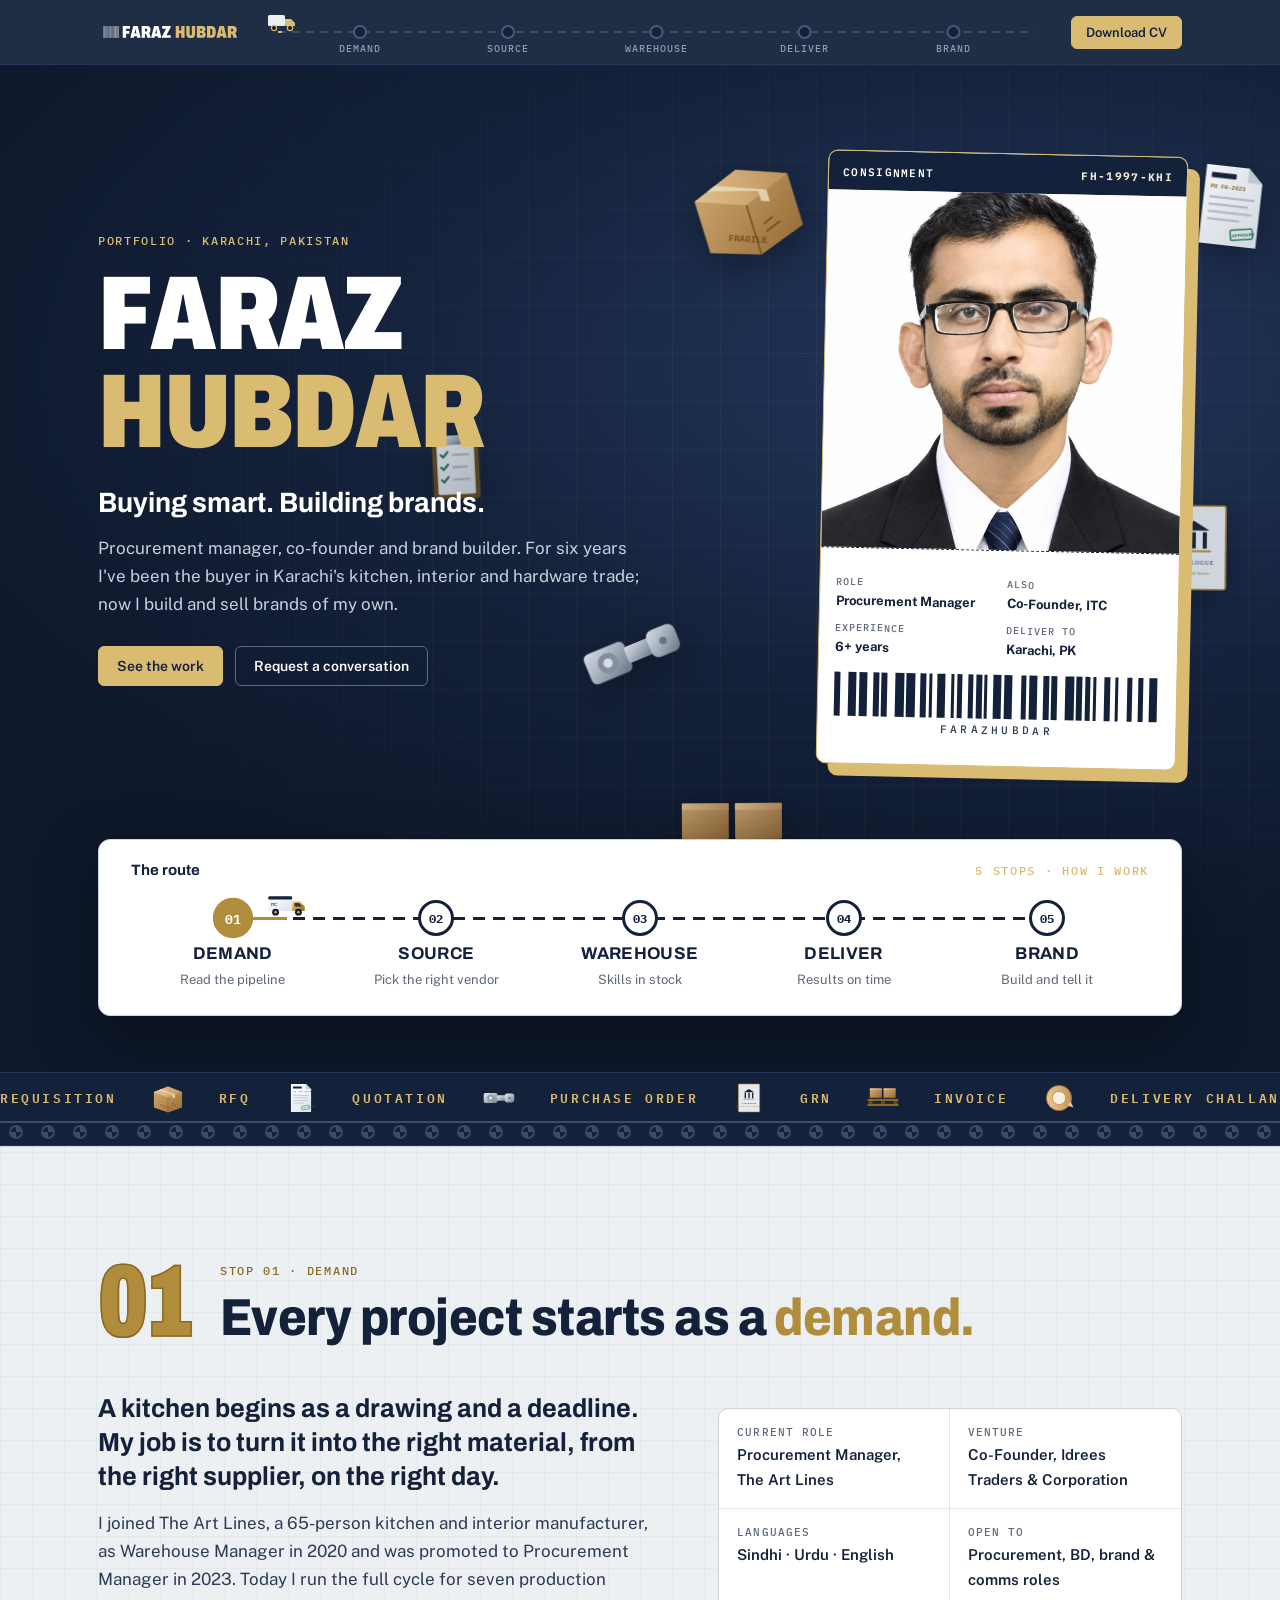
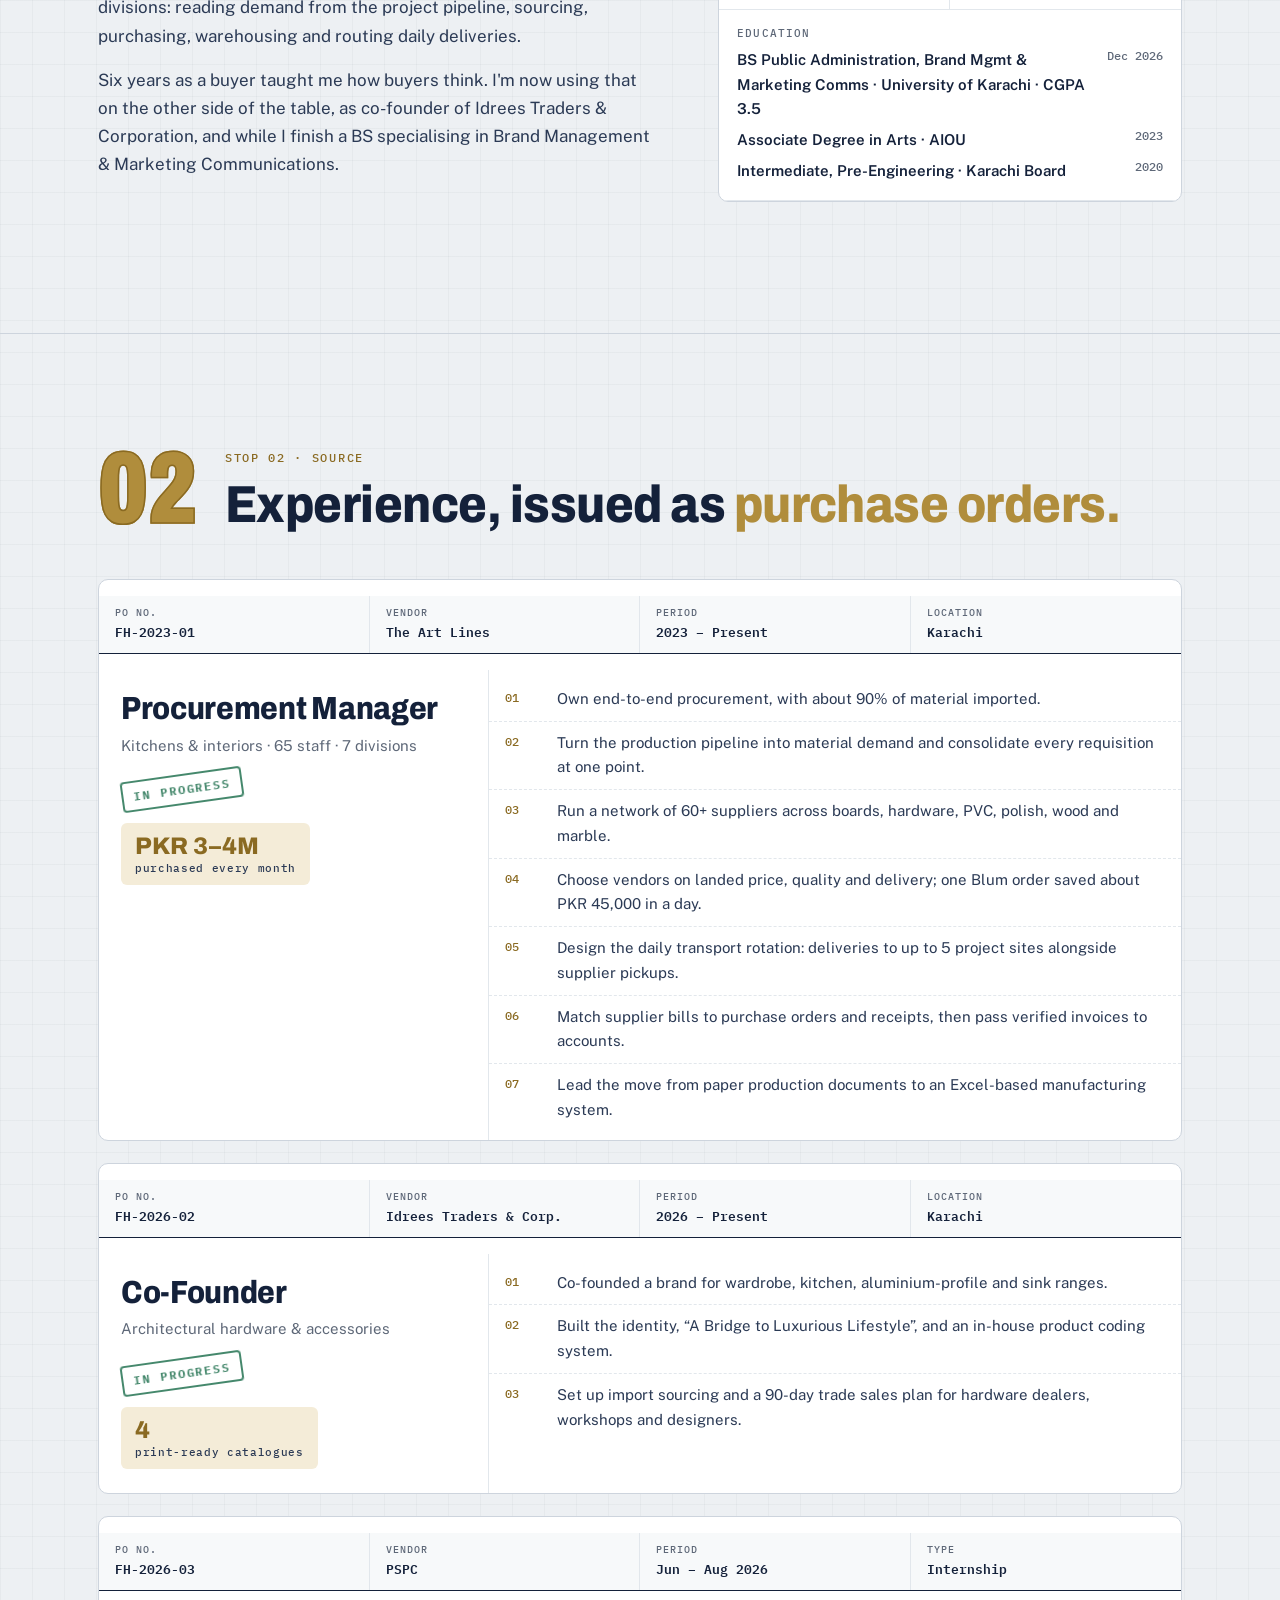
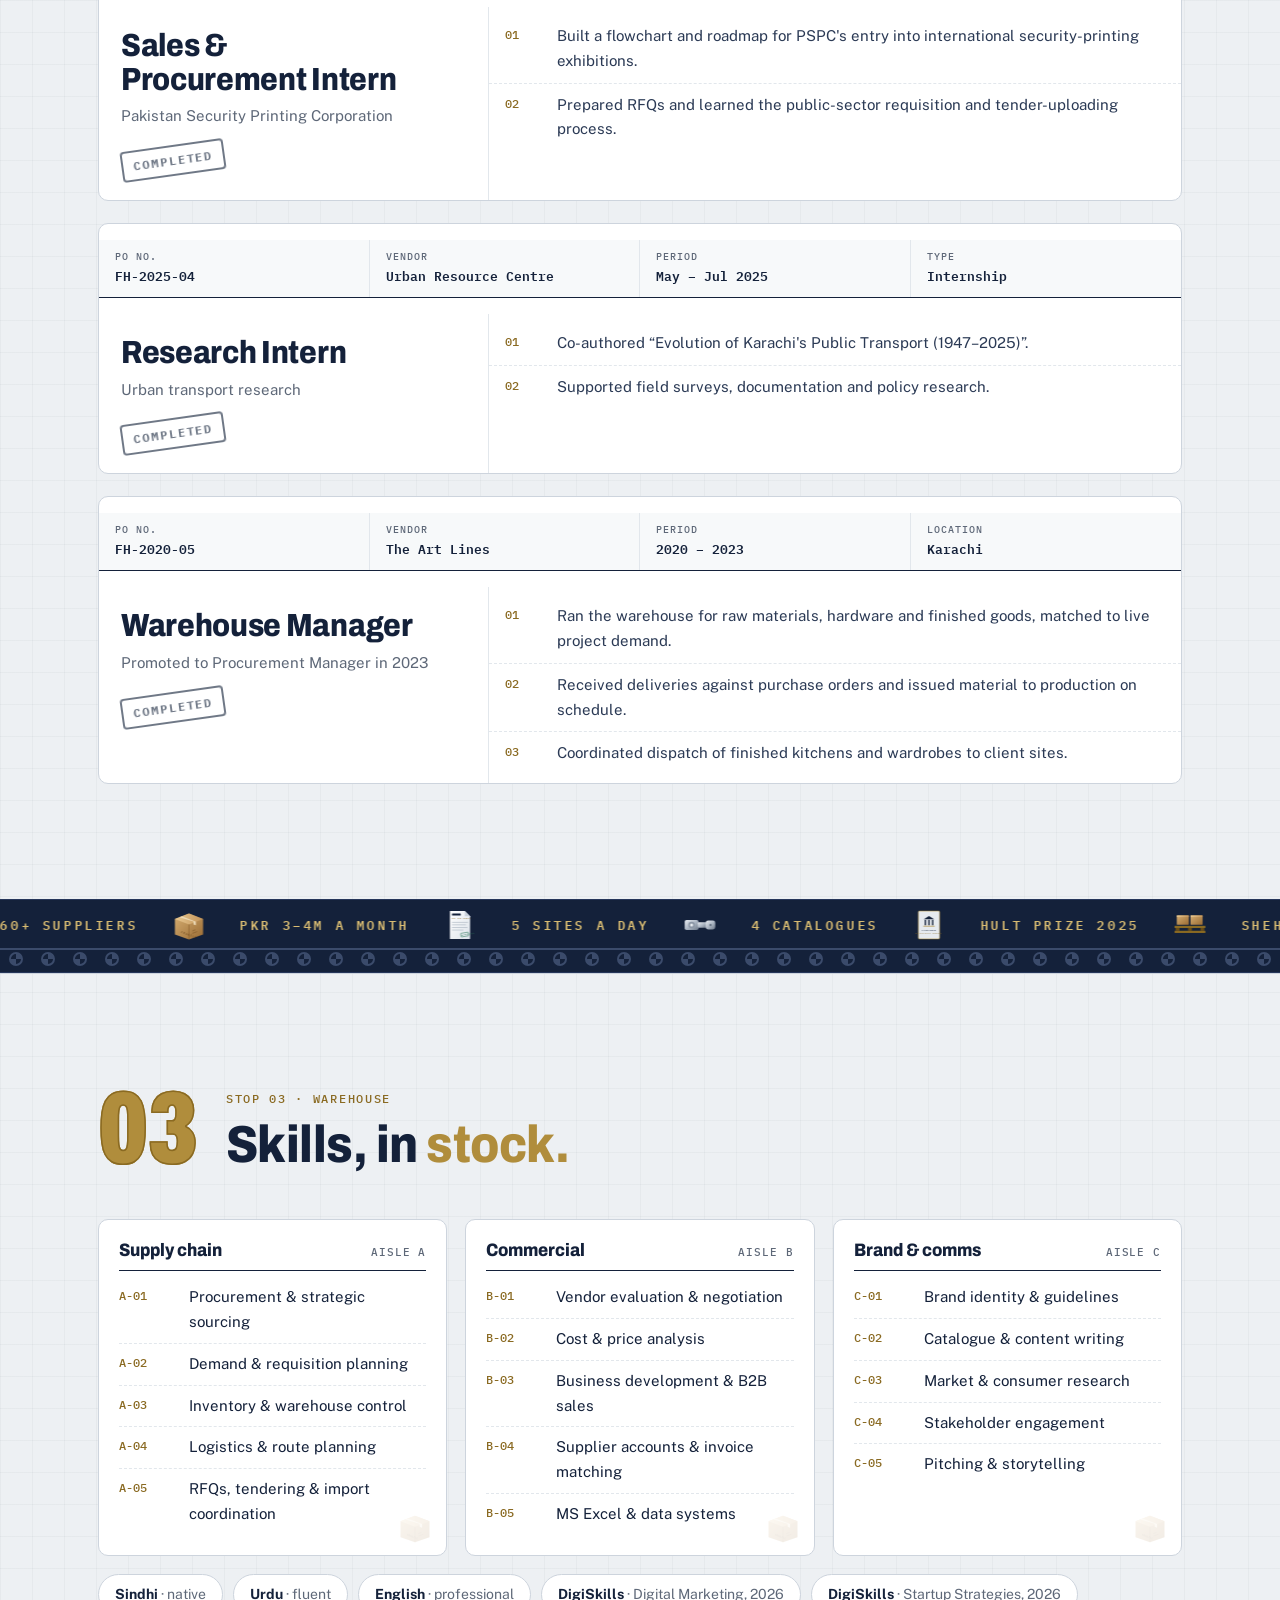
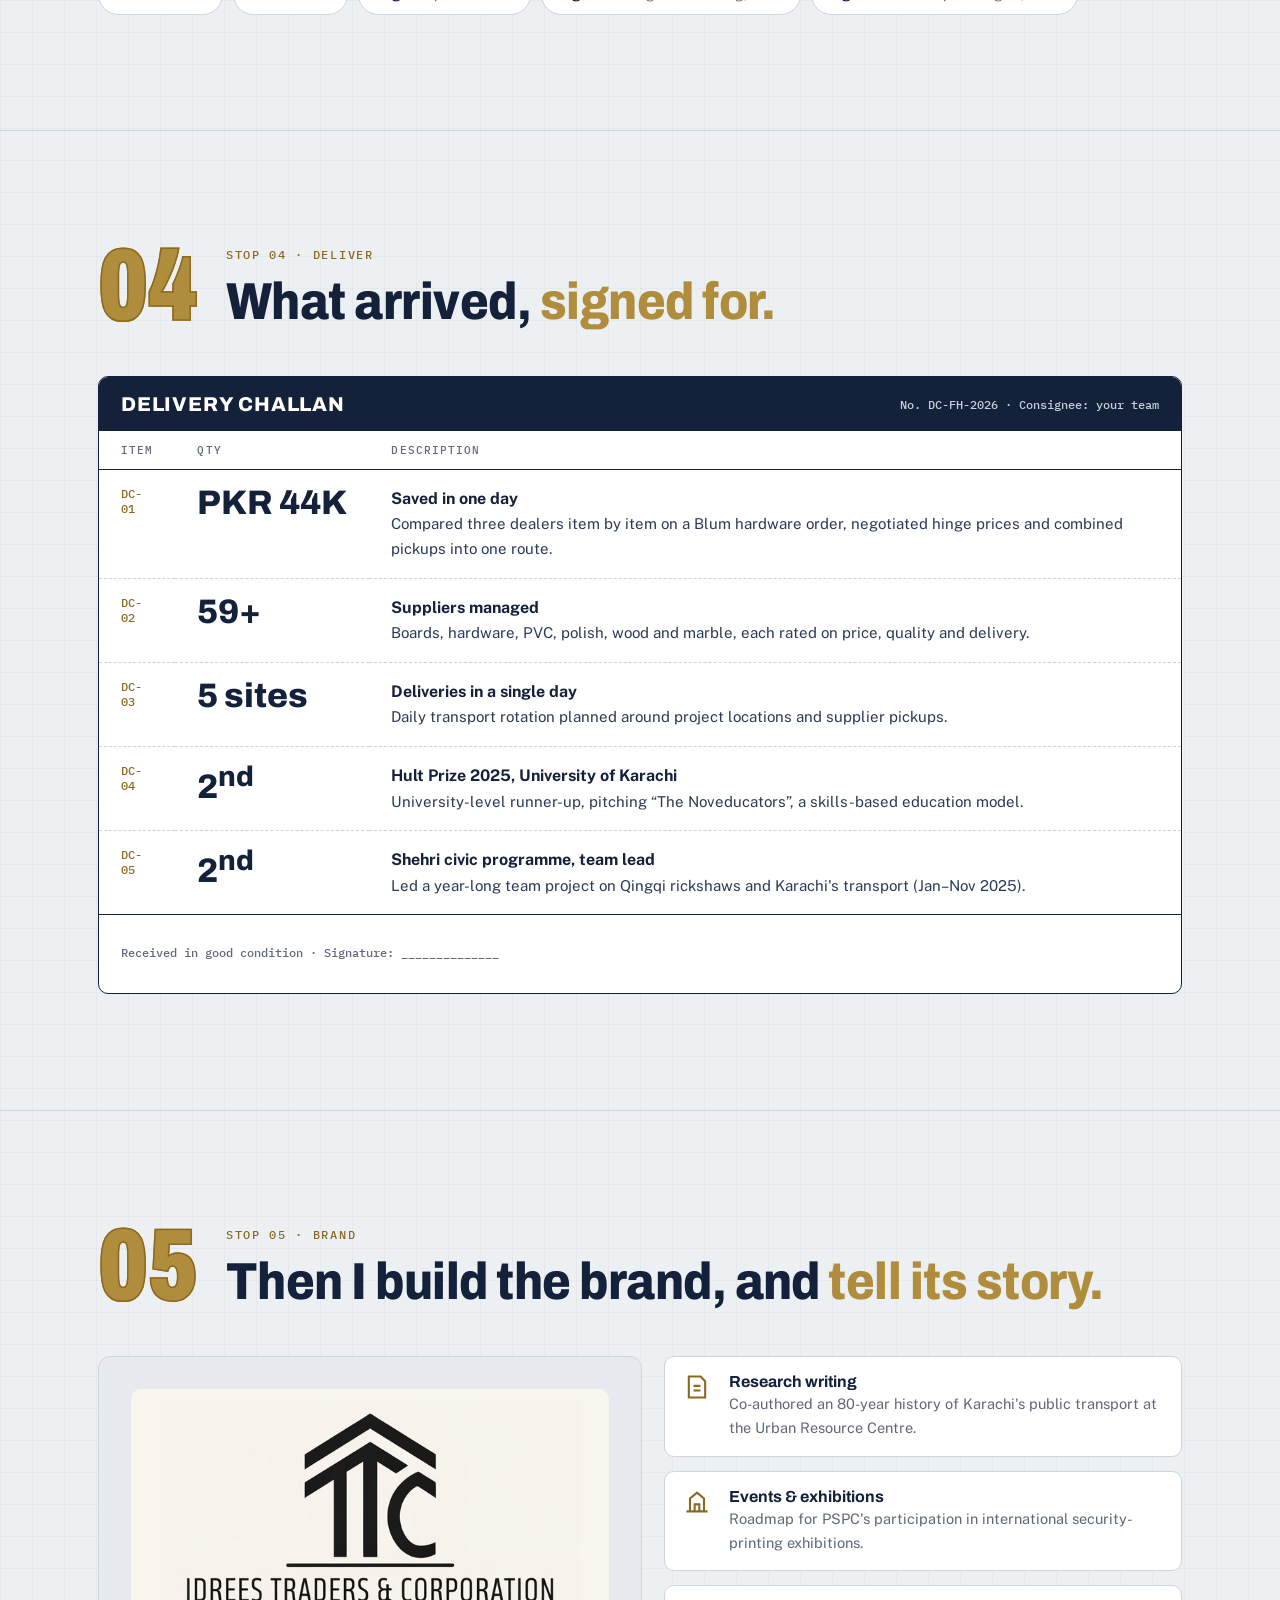
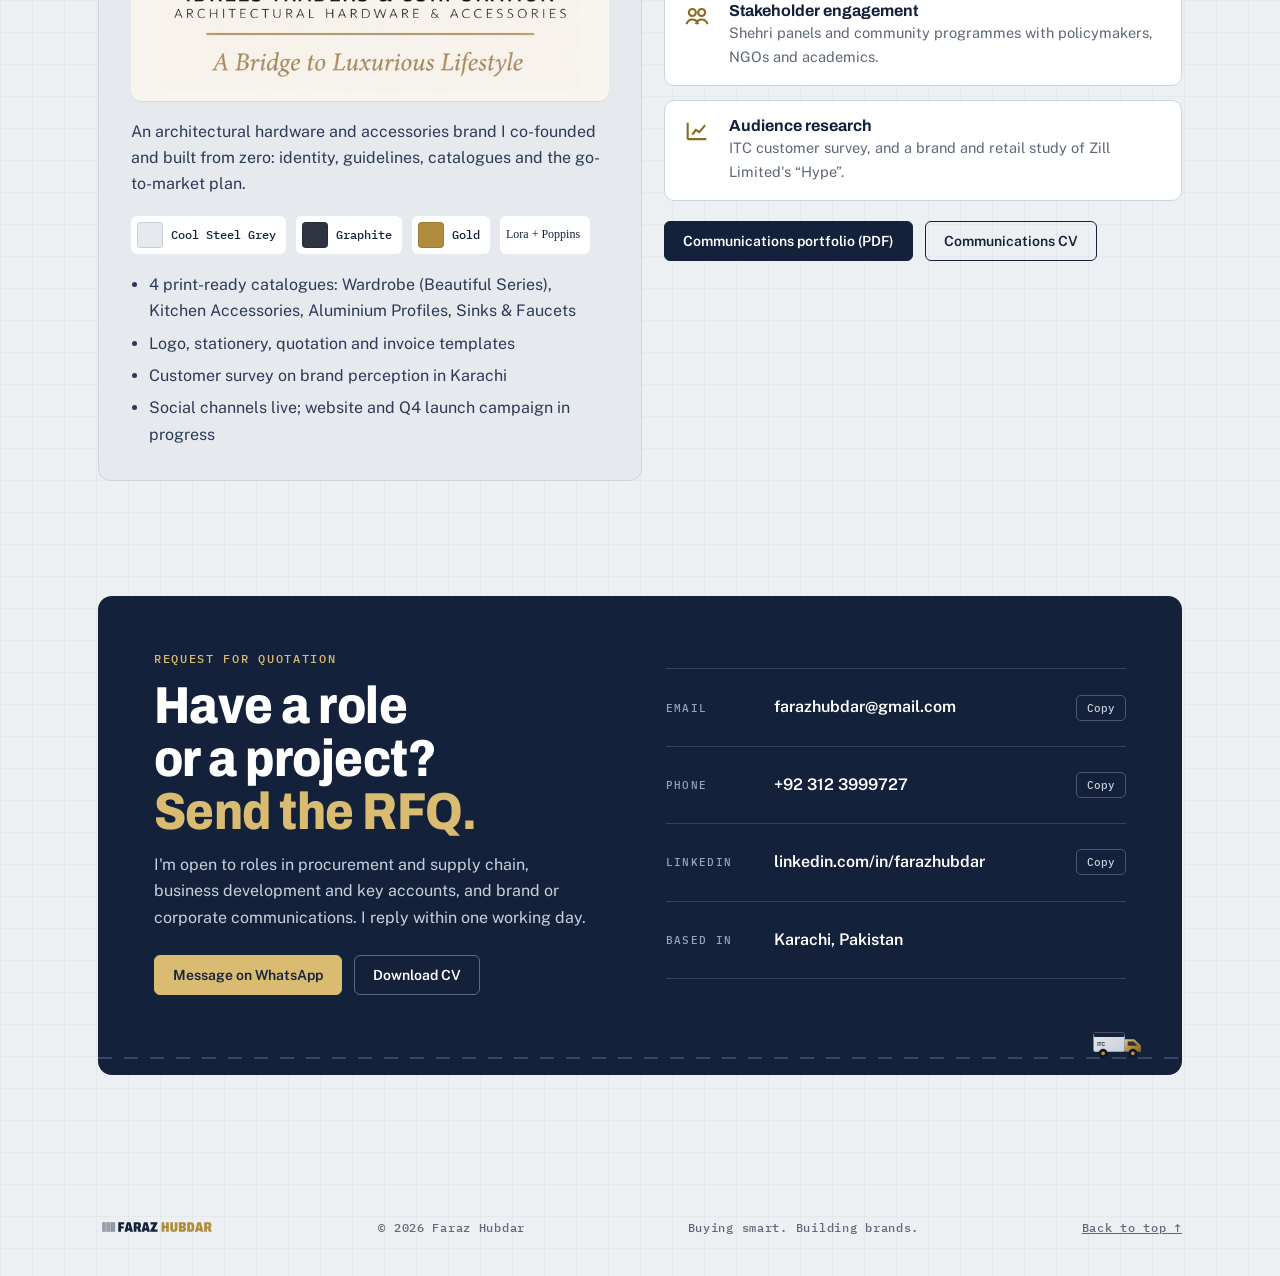
<file: index.html>
<!DOCTYPE html>
<html lang="en">
<head>
<meta charset="UTF-8">
<meta name="viewport" content="width=device-width, initial-scale=1, viewport-fit=cover">
<script>document.documentElement.classList.add("js")</script>
<title>Faraz Hubdar Portfolio</title>
<link rel="icon" href="[data-uri]">
<meta name="description" content="Faraz Hubdar — procurement manager, co-founder and brand builder in Karachi. Six years on the buying side of the kitchen, interior and hardware trade.">
<link rel="preconnect" href="https://fonts.googleapis.com">
<link rel="preconnect" href="https://fonts.gstatic.com" crossorigin>
<link href="https://fonts.googleapis.com/css2?family=Archivo:wdth,wght@62..125,400..900&family=Public+Sans:ital,wght@0,400;0,500;0,600;0,700;1,400&family=IBM+Plex+Mono:wght@400;500;600&display=swap" rel="stylesheet">
<style>
:root{
  color-scheme: light;
  --paper:#EDF0F3; --sheet:#FFFFFF; --ink:#14213A; --ink-2:#2B3A55; --muted:#5E6878; --rule:#CDD4DD; --rule-2:#E2E7EC;
  --gold:#B08D3C; --gold-2:#8A6A22; --gold-tint:#F4ECD8; --green:#2F7A5B; --green-tint:#E1F0E8;
  --display:"Archivo","Arial Narrow",Arial,sans-serif; --body:"Public Sans","Segoe UI",Arial,sans-serif; --mono:"IBM Plex Mono",Consolas,monospace;
  --gutter:clamp(16px,4vw,48px); --max:1180px;
}
*{box-sizing:border-box}
html{scroll-behavior:smooth;background:var(--paper)}
body{margin:0;background:var(--paper);color:var(--ink);font:400 16px/1.65 var(--body);-webkit-font-smoothing:antialiased}
img{max-width:100%;display:block}
a{color:inherit}
:focus-visible{outline:2px solid var(--gold);outline-offset:3px}
.wrap{max-width:var(--max);margin:0 auto;padding-inline:var(--gutter)}
.mono{font-family:var(--mono)}
.eyebrow{font:500 12px/1.2 var(--mono);letter-spacing:.14em;text-transform:uppercase;color:var(--gold-2)}
h1,h2,h3{font-family:var(--display);margin:0;text-wrap:balance;letter-spacing:-.01em}
h2{font-size:clamp(30px,4.4vw,52px);font-weight:800;font-stretch:88%;line-height:1.02}
h2 em{font-style:normal;color:var(--gold)}
p{margin:0}

/* ---------- header with live route ---------- */
.top{position:sticky;top:env(safe-area-inset-top,0px);z-index:20;background:rgba(237,240,243,.92);backdrop-filter:blur(8px);-webkit-backdrop-filter:blur(8px);border-bottom:1px solid var(--rule)}
.top .wrap{display:flex;align-items:center;gap:24px;height:64px}
.brand{display:flex;align-items:center;gap:10px;text-decoration:none;flex:none}
.brand-logo{height:22px;width:auto;display:block}
.brand i{width:34px;height:34px;border-radius:6px;background:var(--ink);color:var(--gold-tint);font:800 14px/34px var(--display);text-align:center;font-style:normal;letter-spacing:.04em}
.brand b{font:700 15px var(--display);font-stretch:100%}
.route{position:relative;flex:1;height:34px;min-width:0}
.route-line{position:absolute;left:12px;right:12px;top:16px;height:2px;background:repeating-linear-gradient(90deg,var(--rule) 0 8px,transparent 8px 14px)}
.route-done{position:absolute;left:12px;top:16px;height:2px;background:var(--gold);width:0}
.stop{position:absolute;top:10px;transform:translateX(-50%);text-decoration:none;display:flex;flex-direction:column;align-items:center;gap:3px}
.stop i{width:14px;height:14px;border-radius:50%;background:var(--paper);border:2px solid var(--rule);transition:.3s}
.stop span{font:500 10px var(--mono);letter-spacing:.1em;text-transform:uppercase;color:var(--muted);white-space:nowrap}
.stop.on i{border-color:var(--gold);background:var(--gold)}
.stop.on span{color:var(--ink)}
.truck{position:absolute;top:-3px;left:12px;width:30px;height:20px;transform:translateX(-50%);transition:left .12s linear}
.cv-btn{flex:none}
.btn{display:inline-flex;align-items:center;gap:8px;padding:11px 18px;border-radius:6px;font:600 14px var(--body);text-decoration:none;border:1.5px solid var(--ink);transition:background .2s,color .2s,transform .2s}
.btn-ink{background:var(--ink);color:#fff}
.btn-ink:hover{background:var(--ink-2)}
.btn-line{background:transparent;color:var(--ink)}
.btn-line:hover{background:var(--ink);color:#fff}
.btn-sm{padding:8px 14px;font-size:13px}

/* ---------- hero ---------- */
.hero{padding-block:clamp(40px,7vw,88px) clamp(32px,5vw,56px)}
.hero-grid{display:grid;grid-template-columns:minmax(0,1.35fr) minmax(0,.9fr);gap:clamp(28px,5vw,72px);align-items:center}
.hero h1{font-size:clamp(46px,8.2vw,108px);font-weight:900;font-stretch:78%;line-height:.9;letter-spacing:-.02em;text-transform:uppercase;margin-top:18px}
.hero h1 .line:first-child{color:#fff}
.hero h1 .gold{color:#D9BC72}
.thesis{font:700 clamp(20px,2.4vw,28px)/1.2 var(--display);font-stretch:95%;margin-top:22px}
.lede{max-width:56ch;color:var(--ink-2);margin-top:14px;font-size:17px}
.hero-cta{display:flex;flex-wrap:wrap;gap:12px;margin-top:28px}
/* shipping label badge */
.label{background:var(--sheet);border:1.5px solid var(--ink);border-radius:10px;overflow:hidden;box-shadow:10px 10px 0 var(--ink);max-width:360px;justify-self:end;width:100%;transform:rotate(1.2deg)}
.label-head{display:flex;justify-content:space-between;align-items:center;background:var(--ink);color:#fff;padding:10px 14px;font:600 11px var(--mono);letter-spacing:.12em}
.label-head b{color:var(--gold-tint)}
.label img{width:100%;height:auto;aspect-ratio:1/1;object-fit:cover;object-position:center 20%;border-bottom:1.5px dashed var(--ink)}
.label-body{padding:14px 16px 16px;display:grid;grid-template-columns:1fr 1fr;gap:10px 16px;font-size:13px}
.label-body dt{font:500 10px var(--mono);letter-spacing:.1em;text-transform:uppercase;color:var(--muted)}
.label-body dd{margin:2px 0 0;font-weight:700}
.barcode{grid-column:1/-1;height:44px;display:flex;align-items:stretch;gap:0;margin-top:4px}
.barcode i{background:var(--ink);display:block}
.barcode-no{grid-column:1/-1;font:500 11px var(--mono);letter-spacing:.3em;text-align:center;margin-top:-6px;color:var(--ink-2)}
/* route map */
.map{margin-top:clamp(40px,6vw,72px);background:var(--sheet);border:1px solid var(--rule);border-radius:12px;padding:22px clamp(16px,3vw,32px) 26px}
.map-head{display:flex;justify-content:space-between;gap:12px;flex-wrap:wrap;align-items:baseline}
.map-head b{font:700 15px var(--display)}
.map-stops{position:relative;display:grid;grid-template-columns:repeat(5,minmax(0,1fr));margin-top:22px}
.map-stops::before{content:"";position:absolute;left:10%;right:10%;top:17px;height:3px;background:repeating-linear-gradient(90deg,var(--ink) 0 12px,transparent 12px 20px)}
.map-stop{position:relative;text-align:center;text-decoration:none;display:flex;flex-direction:column;align-items:center;gap:8px;padding-inline:4px}
.map-stop .pin{width:36px;height:36px;border-radius:50%;background:var(--sheet);border:3px solid var(--ink);display:grid;place-items:center;font:700 12px var(--mono);position:relative;z-index:1;transition:.25s}
.map-stop:hover .pin{background:var(--gold);border-color:var(--gold);color:#fff}
.map-stop b{font:700 clamp(12px,1.6vw,17px) var(--display);text-transform:uppercase;letter-spacing:.02em}
.map-stop small{font-size:13px;color:var(--muted);line-height:1.35}

/* ---------- sections ---------- */
section.stage{padding-block:clamp(64px,9vw,120px);border-top:1px solid var(--rule)}
.sec-head{display:grid;grid-template-columns:auto 1fr;gap:10px 28px;align-items:end;margin-bottom:clamp(28px,4vw,48px)}
.sec-no{font:900 clamp(56px,8vw,104px)/.8 var(--display);font-stretch:70%;color:transparent;-webkit-text-stroke:1.5px var(--ink);grid-row:span 2}
.sec-head .eyebrow{align-self:end}

/* about */
.about-grid{display:grid;grid-template-columns:minmax(0,1.2fr) minmax(0,1fr);gap:clamp(28px,5vw,64px)}
.about-copy p+p{margin-top:16px}
.about-copy p{font-size:17px;color:var(--ink-2);max-width:62ch}
.about-copy .big{font:700 clamp(21px,2.3vw,26px)/1.3 var(--display);color:var(--ink);font-stretch:96%}
.facts{display:grid;grid-template-columns:1fr 1fr;border:1px solid var(--rule);border-radius:10px;background:var(--sheet);overflow:hidden;align-self:start}
.facts div{padding:16px 18px;border-bottom:1px solid var(--rule-2)}
.facts div:nth-child(odd){border-right:1px solid var(--rule-2)}
.facts dt{font:500 10.5px var(--mono);letter-spacing:.1em;text-transform:uppercase;color:var(--muted)}
.facts dd{margin:4px 0 0;font-weight:600;font-size:15px}
.facts .edu{grid-column:1/-1;border-right:0!important}
.facts .edu dd{font-weight:400;display:grid;gap:6px;margin-top:8px}
.facts .edu dd span{display:flex;justify-content:space-between;gap:12px}
.facts .edu dd span b{font-weight:600}
.facts .edu time{font:500 12px var(--mono);color:var(--muted);flex:none}

/* purchase orders */
.po-list{display:grid;gap:22px}
.po{background:var(--sheet);border:1px solid var(--rule);border-radius:10px;overflow:hidden;position:relative}
.po-top{display:grid;grid-template-columns:repeat(4,minmax(0,1fr));border-bottom:1.5px solid var(--ink);background:#F7F9FA}
.po-top div{padding:10px 16px;border-right:1px solid var(--rule-2);min-width:0}
.po-top div:last-child{border-right:0}
.po-top dt{font:500 10px var(--mono);letter-spacing:.1em;text-transform:uppercase;color:var(--muted)}
.po-top dd{margin:2px 0 0;font:600 13px var(--mono);overflow-wrap:anywhere}
.po-body{display:grid;grid-template-columns:minmax(0,.9fr) minmax(0,1.6fr);gap:0}
.po-title{padding:22px 22px 24px;border-right:1px solid var(--rule-2)}
.po-title h3{font-size:clamp(24px,2.8vw,32px);font-weight:800;font-stretch:88%;line-height:1.05}
.po-title p{color:var(--muted);margin-top:8px;font-size:15px}
.po-title .key{margin-top:18px;display:flex;width:max-content;flex-direction:column;gap:2px;padding:10px 14px;background:var(--gold-tint);border-radius:6px}
.po-title .key b{font:800 24px var(--display);color:var(--gold-2)}
.po-title .key small{font:500 11px var(--mono);letter-spacing:.06em;color:var(--ink-2)}
.lines{list-style:none;margin:0;padding:8px 0;counter-reset:ln}
.lines li{display:grid;grid-template-columns:44px 1fr;gap:8px;padding:9px 22px 9px 16px;border-bottom:1px dashed var(--rule-2);font-size:15px;color:var(--ink-2)}
.lines li:last-child{border-bottom:0}
.lines li::before{counter-increment:ln;content:counter(ln,decimal-leading-zero);font:500 12px/1.9 var(--mono);color:var(--gold-2)}
.stamp{display:table;margin-top:16px;font:700 12px var(--mono);letter-spacing:.16em;padding:6px 10px;border:2px solid currentColor;border-radius:4px;transform:rotate(-8deg);opacity:.85;pointer-events:none}
.stamp.cur{color:var(--green)}
.stamp.done{color:var(--muted)}

/* warehouse / skills */
.aisles{display:grid;grid-template-columns:repeat(3,minmax(0,1fr));gap:18px}
.aisle{background:var(--sheet);border:1px solid var(--rule);border-radius:10px;padding:20px}
.aisle header{display:flex;justify-content:space-between;align-items:baseline;border-bottom:1.5px solid var(--ink);padding-bottom:10px;margin-bottom:6px}
.aisle header b{font:800 18px var(--display);font-stretch:90%}
.aisle header span{font:500 11px var(--mono);color:var(--muted);letter-spacing:.08em}
.bin{display:grid;grid-template-columns:62px 1fr;gap:8px;padding:8px 0;border-bottom:1px dashed var(--rule-2);font-size:15px}
.bin:last-child{border-bottom:0}
.bin code{font:500 11.5px/1.9 var(--mono);color:var(--gold-2)}
.langs{margin-top:18px;display:flex;flex-wrap:wrap;gap:10px}
.lang{background:var(--sheet);border:1px solid var(--rule);border-radius:999px;padding:8px 16px;font-size:14px}
.lang b{font-weight:700}
.lang span{color:var(--muted)}

/* challan */
.challan{background:var(--sheet);border:1.5px solid var(--ink);border-radius:10px;overflow:hidden;position:relative}
.challan-head{display:flex;justify-content:space-between;align-items:center;gap:12px;flex-wrap:wrap;padding:16px 22px;background:var(--ink);color:#fff}
.challan-head b{font:800 20px var(--display);letter-spacing:.04em;text-transform:uppercase}
.challan-head span{font:500 12px var(--mono);color:#C8D0DC}
.ch-scroll{overflow-x:auto}
table.ch{width:100%;border-collapse:collapse;min-width:620px}
.ch th{font:500 11px var(--mono);letter-spacing:.1em;text-transform:uppercase;color:var(--muted);text-align:left;padding:12px 22px;border-bottom:1.5px solid var(--ink)}
.ch td{padding:16px 22px;border-bottom:1px dashed var(--rule);vertical-align:top;font-size:15px;color:var(--ink-2)}
.ch td:first-child{font:500 12px var(--mono);color:var(--gold-2);width:70px}
.ch td.qty{font:800 clamp(24px,3vw,34px)/1 var(--display);color:var(--ink);white-space:nowrap;font-variant-numeric:tabular-nums;width:1%}
.ch td b{color:var(--ink);display:block;font-size:16px}
.ch tr:last-child td{border-bottom:0}
.ch-foot{display:flex;justify-content:space-between;align-items:center;gap:16px;flex-wrap:wrap;padding:16px 22px 20px;border-top:1.5px solid var(--ink);font:500 12px var(--mono);color:var(--muted)}
.delivered{color:var(--green);font:700 16px var(--mono);letter-spacing:.2em;border:3px solid currentColor;padding:8px 14px;border-radius:6px;transform:rotate(-10deg);opacity:0;scale:1.6;transition:opacity .35s,scale .35s cubic-bezier(.3,1.6,.5,1)}
.delivered.in{opacity:.9;scale:1}

/* brand */
.brand-grid{display:grid;grid-template-columns:minmax(0,1.05fr) minmax(0,1fr);gap:22px}
.itc{background:#E6EAEF;border:1px solid var(--rule);border-radius:12px;padding:clamp(20px,3vw,32px);display:flex;flex-direction:column;gap:18px}
.itc-logo{margin:0;background:#F8F5EE;border-radius:10px;padding:10px;box-shadow:0 1px 0 rgba(20,33,58,.08)}
.itc-logo img{width:100%;height:auto;max-width:420px;margin:0 auto;border-radius:6px}
.itc-mark{display:flex;align-items:center;gap:14px}
.itc-mark svg{width:56px;height:56px;flex:none}
.itc-mark b{font:600 17px/1.2 Georgia,"Times New Roman",serif;letter-spacing:.06em;display:block}
.itc-mark small{font:italic 14px Georgia,serif;color:var(--gold-2)}
.swatches{display:flex;gap:10px;flex-wrap:wrap}
.sw{display:flex;align-items:center;gap:8px;background:var(--sheet);border-radius:6px;padding:6px 10px 6px 6px;font:500 12px var(--mono)}
.sw i{width:26px;height:26px;border-radius:4px;border:1px solid rgba(0,0,0,.12)}
.itc ul{margin:0;padding-left:18px;color:var(--ink-2);display:grid;gap:6px}
.comms{display:grid;gap:14px;align-content:start}
.comm{background:var(--sheet);border:1px solid var(--rule);border-radius:10px;padding:16px 18px;display:grid;grid-template-columns:34px 1fr;gap:12px}
.comm svg{width:28px;height:28px;color:var(--gold-2)}
.comm b{font:700 16px var(--display);display:block}
.comm p{font-size:14.5px;color:var(--muted);margin-top:2px}
.brand-cta{display:flex;flex-wrap:wrap;gap:12px;margin-top:6px}

/* RFQ / contact */
.rfq{background:var(--ink);color:#fff;border-radius:14px;padding:clamp(24px,5vw,56px);display:grid;grid-template-columns:minmax(0,1fr) minmax(0,1fr);gap:clamp(24px,4vw,56px)}
.rfq .eyebrow{color:#D9BC72}
.rfq h2{color:#fff;margin-top:12px}
.rfq h2 em{color:#D9BC72}
.rfq p.lead{color:#C8D0DC;margin-top:14px;max-width:44ch}
.rfq-cta{display:flex;flex-wrap:wrap;gap:12px;margin-top:24px}
.rfq .btn-gold{background:#D9BC72;border-color:#D9BC72;color:var(--ink)}
.rfq .btn-gold:hover{background:#fff;border-color:#fff}
.rfq .btn-ghost{border-color:#5C6B85;color:#fff}
.rfq .btn-ghost:hover{background:#fff;color:var(--ink)}
.channels{display:grid;gap:0;border-top:1px solid #33425E}
.ch-row{display:grid;grid-template-columns:96px 1fr auto;gap:12px;align-items:center;padding:16px 0;border-bottom:1px solid #33425E}
.ch-row dt{font:500 11px var(--mono);letter-spacing:.12em;text-transform:uppercase;color:#98A4B8}
.ch-row dd{margin:0;font-weight:600;overflow-wrap:anywhere}
.ch-row dd a{text-decoration:none}
.ch-row dd a:hover{color:#D9BC72}
.copy{background:transparent;border:1px solid #4A5874;color:#C8D0DC;border-radius:5px;padding:5px 10px;font:500 11px var(--mono);cursor:pointer}
.copy:hover{border-color:#D9BC72;color:#D9BC72}
footer{padding-block:28px 40px;color:var(--muted);font:500 12px var(--mono);letter-spacing:.06em}
footer .wrap{display:flex;justify-content:space-between;align-items:center;gap:12px;flex-wrap:wrap}
.foot-logo{height:18px;width:auto}

/* reveal: visible at rest; JS only animates items still below the fold */
.rv{transition:opacity .7s ease,transform .7s cubic-bezier(.2,.7,.2,1)}
.rv.pre{opacity:0;transform:translateY(24px)}

/* responsive */
@media (max-width:960px){
  .route{display:none}
  .top .wrap{justify-content:space-between}
  .hero-grid,.about-grid,.brand-grid,.rfq{grid-template-columns:1fr}
  .label{justify-self:start;max-width:300px;transform:rotate(.8deg)}
  .aisles{grid-template-columns:1fr}
  .po-body{grid-template-columns:1fr}
  .po-title{border-right:0;border-bottom:1px solid var(--rule-2)}
  .po-top{grid-template-columns:1fr 1fr}
  .po-top div:nth-child(2){border-right:0}
  .po-top div:nth-child(-n+2){border-bottom:1px solid var(--rule-2)}
}
@media (max-width:560px){
  .brand-logo{height:18px}
  .map-stops::before{top:15px}
  .map-stop .pin{width:32px;height:32px;font-size:11px}
  .map-stop small{display:none}
  .map-stop b{font-size:11px}
  .facts{grid-template-columns:1fr}
  .facts div:nth-child(odd){border-right:0}
  .ch-row{grid-template-columns:80px 1fr;}
  .ch-row .copy{grid-column:2;justify-self:start}
  .sec-head{grid-template-columns:1fr}
  .sec-no{grid-row:auto}
}
@media (prefers-reduced-motion:reduce){
  html{scroll-behavior:auto}
  .rv,.truck,.delivered{transition:none}
  .rv.pre{opacity:1;transform:none}
}

/* ================= EFFECTS LAYER ================= */
body{background-color:var(--paper);background-image:linear-gradient(rgba(20,33,58,.035) 1px,transparent 1px),linear-gradient(90deg,rgba(20,33,58,.035) 1px,transparent 1px);background-size:32px 32px}
/* header: navy */
.top{background:rgba(20,33,58,.94);border-bottom:1px solid #26365A}
.brand b{color:#fff}
.brand i{background:#D9BC72;color:var(--ink)}
.route-line{background:repeating-linear-gradient(90deg,#3B4B6B 0 8px,transparent 8px 14px)}
.route-done{background:#D9BC72}
.stop i{background:var(--ink);border-color:#4A5A7A}
.stop span{color:#8E9BB3}
.stop.on i{border-color:#D9BC72;background:#D9BC72}
.stop.on span{color:#fff}
.top .cv-btn{background:#D9BC72;border-color:#D9BC72;color:var(--ink)}
.top .cv-btn:hover{background:#fff;border-color:#fff}
.scrollbar{position:absolute;left:0;bottom:-1px;height:2px;background:#D9BC72;width:0}
/* hero: navy band */
.hero{position:relative;overflow:hidden;background:radial-gradient(1200px 600px at 78% 30%,#22365C 0%,#14213A 55%,#0E182B 100%);color:#fff}
.hero::before{content:"";position:absolute;inset:0;background-image:linear-gradient(rgba(217,188,114,.06) 1px,transparent 1px),linear-gradient(90deg,rgba(217,188,114,.06) 1px,transparent 1px);background-size:48px 48px;mask-image:radial-gradient(ellipse at 70% 40%,#000 20%,transparent 75%);-webkit-mask-image:radial-gradient(ellipse at 70% 40%,#000 20%,transparent 75%)}
.hero .wrap{position:relative;z-index:2}
.hero .eyebrow{color:#D9BC72}
.hero h1{color:#fff}
.hero h1 .gold{color:#D9BC72}
.hero .thesis{color:#fff}
.hero .lede{color:#C8D0DC}
.hero .btn-ink{background:#D9BC72;border-color:#D9BC72;color:var(--ink)}
.hero .btn-ink:hover{background:#fff;border-color:#fff}
.hero .btn-line{border-color:#5C6B85;color:#fff}
.hero .btn-line:hover{background:#fff;color:var(--ink)}
.label{box-shadow:12px 12px 0 #D9BC72;border-color:#D9BC72;color:var(--ink)}
.map{color:var(--ink);box-shadow:0 24px 60px rgba(0,0,0,.35)}
/* char split title */
.split .ch{display:inline-block;will-change:transform}
html.js .split .ch{transform:translateY(105%);opacity:0}
html.js .split.go .ch{animation:rise .9s cubic-bezier(.2,.8,.2,1) forwards;animation-delay:calc(var(--i)*38ms + .15s)}
.split .line{display:block;overflow:hidden;padding-bottom:.04em}
@keyframes rise{to{transform:none;opacity:1}}
html.js .hero .fade{opacity:0;transform:translateY(18px);transition:opacity .8s ease,transform .8s ease}
html.js .hero.go .fade{opacity:1;transform:none}
html.js .hero.go .fade.d1{transition-delay:.55s}html.js .hero.go .fade.d2{transition-delay:.7s}html.js .hero.go .fade.d3{transition-delay:.85s}html.js .hero.go .fade.d4{transition-delay:1s}
html.js .hero .label{opacity:0;transform:translateY(60px) rotate(8deg);transition:opacity 1s ease .3s,transform 1.2s cubic-bezier(.2,.8,.2,1) .3s}
html.js .hero.go .label{opacity:1;transform:rotate(1.2deg)}
/* flying objects */
.flyers{position:absolute;inset:0;z-index:1;pointer-events:none}
.fly{position:absolute;left:0;top:0;will-change:transform,opacity}
.fly .bob{animation:bob var(--t,6s) ease-in-out infinite alternate;animation-delay:var(--dl,0s)}
.fly svg{display:block;width:100%;height:100%;filter:drop-shadow(0 10px 18px rgba(0,0,0,.35))}
.fly.blur svg{filter:blur(2.5px) drop-shadow(0 10px 18px rgba(0,0,0,.3));opacity:.75}
@keyframes bob{from{transform:translateY(-8px) rotate(-4deg)}to{transform:translateY(10px) rotate(5deg)}}
/* map truck + draw */
.map-stops{--draw:0}
.map-stops::after{content:"";position:absolute;left:10%;top:17px;height:3px;width:calc(80% * var(--draw));background:var(--gold);z-index:0}
.map-truck{position:absolute;top:-8px;left:10%;width:40px;height:26px;z-index:2;transform:translateX(-50%);transition:none;pointer-events:none}
.map-stop.lit .pin{background:var(--gold);border-color:var(--gold);color:#fff;transform:scale(1.12)}
/* conveyor belt */
.belt{position:relative;background:var(--ink);color:#D9BC72;overflow:hidden;border-block:1px solid #26365A;height:74px}
.belt-track{position:absolute;left:0;top:10px;display:flex;align-items:center;gap:34px;white-space:nowrap;animation:belt 38s linear infinite;will-change:transform}
.belt.rev .belt-track{animation-direction:reverse}
.belt-track span{font:600 13px var(--mono);letter-spacing:.2em;text-transform:uppercase;display:inline-flex;align-items:center;gap:34px}
.belt-track svg{width:34px;height:30px;flex:none}
.belt-rollers{position:absolute;left:0;right:0;bottom:6px;height:14px;display:flex;gap:18px;padding-inline:9px;overflow:hidden}
.belt-rollers i{flex:none;width:14px;height:14px;border-radius:50%;border:2px solid #3B4B6B;background:conic-gradient(#3B4B6B 0 25%,transparent 0 50%,#3B4B6B 0 75%,transparent 0);animation:roll 1.2s linear infinite}
.belt::after{content:"";position:absolute;left:0;right:0;bottom:22px;height:2px;background:#3B4B6B}
@keyframes belt{from{transform:translateX(0)}to{transform:translateX(-50%)}}
@keyframes roll{to{transform:rotate(360deg)}}
/* section number fill */
.sec-no{background:linear-gradient(90deg,var(--gold) 0 50%,transparent 50%);background-size:200% 100%;background-position:100% 0;-webkit-background-clip:text;background-clip:text;transition:background-position 1.2s cubic-bezier(.2,.8,.2,1)}
.sec-head.lit .sec-no{background-position:0 0;-webkit-text-stroke-color:var(--gold-2)}
/* PO drop + stamp thump */
html.js .po.pre{opacity:0;transform:translateY(60px) rotate(var(--rot,-2deg))}
.po{transition:opacity .8s ease,transform .9s cubic-bezier(.2,.8,.2,1),box-shadow .3s}
.po:hover{box-shadow:0 18px 40px rgba(20,33,58,.14)}
html.js .po .stamp{opacity:0;transform:rotate(-8deg) scale(2.2)}
html.js .po.in .stamp{animation:thump .45s cubic-bezier(.3,1.6,.5,1) .55s forwards}
@keyframes thump{to{opacity:.9;transform:rotate(-8deg) scale(1)}}
/* PO lines type in */
html.js .po .lines li{opacity:0;transform:translateX(14px);transition:opacity .5s ease,transform .5s ease;transition-delay:calc(var(--k)*70ms + .25s)}
html.js .po.in .lines li{opacity:1;transform:none}
/* warehouse bins stack */
html.js .aisle .bin{opacity:0;transform:translateY(-16px);transition:opacity .45s ease,transform .5s cubic-bezier(.3,1.4,.5,1);transition-delay:calc(var(--k)*90ms + .2s)}
html.js .aisle.in .bin{opacity:1;transform:none}
.aisle{position:relative;overflow:hidden}
.aisle .crate{position:absolute;right:14px;bottom:-40px;width:34px;opacity:.12;transition:bottom 1s cubic-bezier(.3,1.4,.5,1) .6s}
.aisle.in .crate{bottom:12px}
/* challan rows */
html.js .ch tbody tr{opacity:0;transform:translateY(10px);transition:opacity .5s ease,transform .5s ease;transition-delay:calc(var(--k)*140ms + .2s)}
html.js .challan.in .ch tbody tr{opacity:1;transform:none}
/* swatch pop */
html.js .itc .sw{transform:scale(.6);opacity:0;transition:transform .5s cubic-bezier(.3,1.6,.5,1),opacity .4s;transition-delay:calc(var(--k)*90ms + .3s)}
html.js .itc.in .sw{transform:none;opacity:1}
/* tilt */
.tilt{transform-style:preserve-3d}
/* cursor */
.cursor{position:fixed;left:0;top:0;width:34px;height:34px;margin:-17px 0 0 -17px;border:1.5px solid var(--gold);border-radius:50%;pointer-events:none;z-index:60;transition:width .25s,height .25s,margin .25s,background .25s,opacity .3s;opacity:0;mix-blend-mode:normal}
.cursor.on{opacity:1}
.cursor.big{width:64px;height:64px;margin:-32px 0 0 -32px;background:rgba(217,188,114,.18)}
.cursor-dot{position:fixed;left:0;top:0;width:6px;height:6px;margin:-3px 0 0 -3px;border-radius:50%;background:var(--gold);pointer-events:none;z-index:61;opacity:0}
.cursor-dot.on{opacity:1}
@media (hover:none),(pointer:coarse){.cursor,.cursor-dot{display:none}}
/* loader */
.loader{position:fixed;inset:0;z-index:100;background:#0E182B;color:#fff;display:none;place-items:center;transition:transform .9s cubic-bezier(.7,0,.2,1)}
html.js .loader{display:grid}
.loader.out{transform:translateY(-100%)}
.ld{width:min(320px,80vw);text-align:center}
.ld-code{position:relative;height:70px;display:flex;overflow:hidden;background:#fff;padding:8px 10px;border-radius:4px}
.ld-code i{background:var(--ink);display:block}
.ld-logo{position:relative;width:min(260px,70vw);margin:0 auto}
.ld-svg{width:100%;height:auto;display:block}
.ld-scan{position:absolute;left:0;right:0;height:2px;background:#E2463A;box-shadow:0 0 12px 2px rgba(226,70,58,.8);top:0;animation:scan 1.1s ease-in-out infinite alternate}
@keyframes scan{to{top:calc(100% - 2px)}}
.ld p{font:500 11px var(--mono);letter-spacing:.2em;color:#98A4B8;margin-top:14px;text-transform:uppercase}
.ld b{display:block;font:800 40px var(--display);color:#D9BC72;margin-top:6px;font-variant-numeric:tabular-nums}
/* RFQ arrival */
.rfq{position:relative;overflow:hidden}
.rfq-road{position:absolute;left:0;right:0;bottom:0;height:40px;opacity:.9;pointer-events:none}
.rfq-road::before{content:"";position:absolute;left:0;right:0;bottom:16px;height:2px;background:repeating-linear-gradient(90deg,#3B4B6B 0 14px,transparent 14px 26px)}
.rfq-truck{position:absolute;bottom:14px;left:-60px;width:52px;height:34px;transition:left 2.6s cubic-bezier(.3,.7,.2,1)}
.rfq.in .rfq-truck{left:calc(100% - 90px)}
.rfq{padding-bottom:clamp(56px,7vw,80px)}
@media (max-width:960px){.flyers .fly.side{display:none}}
@media (prefers-reduced-motion:reduce){
  .fly .bob,.belt-track,.belt-rollers i,.ld-scan{animation:none}
  html.js .split .ch,html.js .hero .fade,html.js .hero .label,html.js .po.pre,html.js .po .stamp,html.js .po .lines li,html.js .aisle .bin,html.js .ch tbody tr,html.js .itc .sw{opacity:1!important;transform:none!important;animation:none!important}
  .cursor,.cursor-dot{display:none}
}
</style>
</head>
<body>


<svg width="0" height="0" style="position:absolute" aria-hidden="true">
 <defs>
  <linearGradient id="kraft" x1="0" y1="0" x2="1" y2="1"><stop offset="0" stop-color="#D6AE72"/><stop offset="1" stop-color="#9A6C34"/></linearGradient>
  <linearGradient id="kraftTop" x1="0" y1="0" x2="1" y2="0"><stop offset="0" stop-color="#E8C891"/><stop offset="1" stop-color="#C4955A"/></linearGradient>
  <linearGradient id="goldG" x1="0" y1="0" x2="1" y2="1"><stop offset="0" stop-color="#F3DA9C"/><stop offset=".5" stop-color="#C79A45"/><stop offset="1" stop-color="#8A6A22"/></linearGradient>
  <linearGradient id="paperG" x1="0" y1="0" x2="1" y2="1"><stop offset="0" stop-color="#FFFFFF"/><stop offset="1" stop-color="#DDE3EA"/></linearGradient>
  <linearGradient id="steelG" x1="0" y1="0" x2="1" y2="1"><stop offset="0" stop-color="#E9EDF2"/><stop offset=".5" stop-color="#AEB8C5"/><stop offset="1" stop-color="#6E7A8A"/></linearGradient>
 </defs>
 <symbol id="s-box" viewBox="0 0 110 100"><path d="M8 30 55 12l47 18v52L55 98 8 82z" fill="url(#kraft)"/><path d="M8 30l47 18 47-18L55 12z" fill="url(#kraftTop)"/><path d="M55 48v50" stroke="#7A5020" stroke-width="1.5"/><path d="M31 21l47 18v12l-8-3V38L23 24z" fill="#F2E3C2" opacity=".85"/><g stroke="#5C3A14" stroke-width="2" fill="none" opacity=".6"><path d="M66 70l10-4M66 78l16-6"/></g><text x="28" y="76" font-family="monospace" font-size="9" font-weight="700" fill="#5C3A14" opacity=".7" transform="rotate(20 28 76)">FRAGILE</text></symbol>
 <symbol id="s-po" viewBox="0 0 90 116"><path d="M6 4h58l20 20v88H6z" fill="url(#paperG)"/><path d="M64 4v20h20z" fill="#C8D0DA"/><rect x="14" y="14" width="34" height="7" rx="1" fill="#14213A"/><text x="14" y="36" font-family="monospace" font-size="8" font-weight="700" fill="#8A6A22">PO FH-2023</text><g fill="#B8C1CC"><rect x="14" y="46" width="62" height="3"/><rect x="14" y="56" width="54" height="3"/><rect x="14" y="66" width="60" height="3"/><rect x="14" y="76" width="44" height="3"/></g><rect x="48" y="88" width="30" height="14" rx="2" fill="none" stroke="#2F7A5B" stroke-width="2" transform="rotate(-10 63 95)"/><text x="50" y="98" font-family="monospace" font-size="6.5" font-weight="700" fill="#2F7A5B" transform="rotate(-10 63 95)">APPROVED</text></symbol>
 <symbol id="s-hinge" viewBox="0 0 110 70"><rect x="4" y="18" width="46" height="34" rx="6" fill="url(#steelG)"/><circle cx="27" cy="35" r="11" fill="#8C97A6"/><circle cx="27" cy="35" r="5" fill="#E9EDF2"/><rect x="48" y="26" width="30" height="18" rx="3" fill="url(#steelG)"/><rect x="74" y="20" width="32" height="30" rx="8" fill="url(#steelG)"/><circle cx="90" cy="35" r="4" fill="#6E7A8A"/></symbol>
 <symbol id="s-truck" viewBox="0 0 140 90"><rect x="4" y="14" width="84" height="52" rx="5" fill="url(#paperG)"/><rect x="4" y="14" width="84" height="12" rx="5" fill="#14213A"/><text x="14" y="50" font-family="Arial" font-size="13" font-weight="900" fill="#14213A">ITC</text><path d="M88 32h26l18 18v16H88z" fill="url(#goldG)"/><path d="M96 38h16l11 12H96z" fill="#14213A" opacity=".85"/><g><circle cx="30" cy="70" r="12" fill="#0E182B"/><circle cx="30" cy="70" r="5" fill="#C79A45"/><circle cx="110" cy="70" r="12" fill="#0E182B"/><circle cx="110" cy="70" r="5" fill="#C79A45"/></g></symbol>
 <symbol id="s-pallet" viewBox="0 0 120 90"><g fill="url(#kraft)"><rect x="12" y="10" width="44" height="34" rx="2"/><rect x="62" y="10" width="44" height="34" rx="2"/><rect x="36" y="-2" width="44" height="14" rx="2" opacity=".0"/></g><g fill="url(#kraftTop)"><rect x="12" y="10" width="44" height="6"/><rect x="62" y="10" width="44" height="6"/></g><rect x="4" y="48" width="112" height="8" fill="#8A6A22"/><g fill="#6B4E17"><rect x="8" y="56" width="14" height="10"/><rect x="53" y="56" width="14" height="10"/><rect x="98" y="56" width="14" height="10"/></g><rect x="4" y="66" width="112" height="8" fill="#8A6A22"/></symbol>
 <symbol id="s-cat" viewBox="0 0 90 110"><rect x="6" y="4" width="78" height="102" rx="3" fill="#E6EAEF"/><rect x="6" y="4" width="78" height="102" rx="3" fill="none" stroke="#B08D3C" stroke-width="2"/><path d="M26 34 45 22l19 12z" fill="#14213A"/><g fill="#14213A"><rect x="29" y="36" width="5" height="20"/><rect x="42.5" y="36" width="5" height="20"/><rect x="56" y="36" width="5" height="20"/></g><rect x="24" y="58" width="42" height="2.5" fill="#B08D3C"/><text x="45" y="76" text-anchor="middle" font-family="Georgia" font-size="7" fill="#14213A" letter-spacing="1">CATALOGUE</text><text x="45" y="88" text-anchor="middle" font-family="Georgia" font-style="italic" font-size="6" fill="#8A6A22">Beautiful Series</text></symbol>
 <symbol id="s-calc" viewBox="0 0 80 110"><rect x="4" y="4" width="72" height="102" rx="9" fill="#1C2B47"/><rect x="12" y="12" width="56" height="24" rx="3" fill="#CFE3D2"/><text x="64" y="30" text-anchor="end" font-family="monospace" font-size="13" font-weight="700" fill="#14213A">45,000</text><g fill="#3B4B6B"><rect x="12" y="44" width="14" height="12" rx="2"/><rect x="33" y="44" width="14" height="12" rx="2"/><rect x="12" y="62" width="14" height="12" rx="2"/><rect x="33" y="62" width="14" height="12" rx="2"/><rect x="12" y="80" width="14" height="12" rx="2"/><rect x="33" y="80" width="14" height="12" rx="2"/></g><rect x="54" y="44" width="14" height="48" rx="2" fill="url(#goldG)"/></symbol>
 <symbol id="s-clip" viewBox="0 0 90 120"><rect x="4" y="10" width="82" height="106" rx="7" fill="#6B4E17"/><rect x="12" y="20" width="66" height="88" rx="3" fill="url(#paperG)"/><rect x="28" y="4" width="34" height="16" rx="4" fill="url(#steelG)"/><g fill="none" stroke="#2F7A5B" stroke-width="4" stroke-linecap="round" stroke-linejoin="round"><path d="M19 38l4 4 8-9"/><path d="M19 60l4 4 8-9"/><path d="M19 82l4 4 8-9"/></g><g fill="#B8C1CC"><rect x="38" y="36" width="32" height="4" rx="2"/><rect x="38" y="58" width="28" height="4" rx="2"/><rect x="38" y="80" width="32" height="4" rx="2"/></g></symbol>
 <symbol id="s-tape" viewBox="0 0 100 100"><circle cx="50" cy="50" r="42" fill="url(#kraftTop)"/><circle cx="50" cy="50" r="42" fill="none" stroke="#9A6C34" stroke-width="3"/><circle cx="50" cy="50" r="22" fill="#F5EFE2"/><circle cx="50" cy="50" r="22" fill="none" stroke="#C4955A" stroke-width="3"/><path d="M88 60l10 22-18-6z" fill="#E8C891"/></symbol>
</svg>
<div class="loader" id="loader" aria-hidden="true"><div class="ld"><div class="ld-logo"><svg class="ld-svg" role="img" aria-label="Faraz Hubdar logo" xmlns="http://www.w3.org/2000/svg" viewBox="0 0 797.8 459.8"><path fill="#FFFFFF" d="M40.0 177.6V40.0H125.0V71.99999999999999H79.2V97.39999999999999H117.0V129.2H79.2V177.6Z M167.7 177.6 202.9 40.0H254.3L289.5 177.6H248.1L244.3 157.6H211.7L207.9 177.6ZM217.5 127.19999999999999H238.5L233.5 99.39999999999999Q233.1 97.39999999999999 232.6 94.19999999999999Q232.1 90.99999999999999 231.39999999999998 87.29999999999998Q230.7 83.6 230.1 79.89999999999999Q229.5 76.19999999999999 228.9 73.19999999999999H227.1Q226.7 76.99999999999999 225.89999999999998 81.69999999999999Q225.1 86.39999999999999 224.3 91.0Q223.5 95.6 222.7 99.39999999999999Z M339.4 177.6V40.0H401.6Q417.0 40.0 426.2 45.8Q435.4 51.599999999999994 439.5 61.29999999999999Q443.6 70.99999999999999 443.6 82.79999999999998Q443.6 94.39999999999999 440.0 104.19999999999999Q436.4 114.0 428.2 120.79999999999998L447.6 177.6H405.6L392.2 131.39999999999998H378.6V177.6ZM378.6 101.8H394.6Q399.6 101.8 401.8 97.1Q404.0 92.39999999999999 404.0 85.79999999999998Q404.0 81.39999999999999 403.0 78.0Q402.0 74.6 400.0 72.5Q398.0 70.39999999999999 394.6 70.39999999999999H378.6Z M488.70000000000005 177.6 523.9 40.0H575.3000000000001L610.5 177.6H569.1L565.3000000000001 157.6H532.7L528.9 177.6ZM538.5 127.19999999999999H559.5L554.5 99.39999999999999Q554.1 97.39999999999999 553.6 94.19999999999999Q553.1 90.99999999999999 552.4000000000001 87.29999999999998Q551.7 83.6 551.1 79.89999999999999Q550.5 76.19999999999999 549.9 73.19999999999999H548.1Q547.7 76.99999999999999 546.9000000000001 81.69999999999999Q546.1 86.39999999999999 545.3 91.0Q544.5 95.6 543.7 99.39999999999999Z M653.6 177.6V163.4L702.6 71.99999999999999H657.4V40.0H756.6V54.19999999999999L707.6 145.6H757.8V177.6Z"/><path fill="#D9BC72" d="M40.0 337.216V199.616H79.2V251.216H104.6V199.616H143.8V337.216H104.6V283.81600000000003H79.2V337.216Z M215.6 339.616Q199.4 339.616 187.8 334.416Q176.2 329.216 169.89999999999998 317.81600000000003Q163.6 306.416 163.6 288.016V199.616H202.8V289.016Q202.8 297.416 205.5 302.616Q208.2 307.81600000000003 215.4 307.81600000000003Q222.60000000000002 307.81600000000003 225.5 302.616Q228.4 297.416 228.4 289.016V199.616H267.6V288.016Q267.6 306.416 261.4 317.81600000000003Q255.2 329.216 243.6 334.416Q232.0 339.616 215.6 339.616Z M287.59999999999997 337.216V199.616H352.6Q363.4 199.616 371.6 203.616Q379.8 207.616 384.6 215.01600000000002Q389.4 222.416 389.4 233.01600000000002Q389.4 242.01600000000002 386.6 248.416Q383.8 254.816 379.0 258.916Q374.2 263.016 368.4 265.416V266.216Q374.8 268.216 380.1 271.916Q385.4 275.616 388.7 282.116Q392.0 288.616 392.0 298.81600000000003Q392.0 310.416 386.7 319.116Q381.4 327.81600000000003 372.29999999999995 332.516Q363.2 337.216 351.6 337.216ZM326.2 305.216H344.0Q347.8 305.216 350.20000000000005 302.016Q352.6 298.81600000000003 352.6 292.416Q352.6 289.416 351.5 286.916Q350.4 284.416 348.4 283.01599999999996Q346.4 281.616 344.0 281.616H326.2ZM326.2 253.216H342.2Q344.8 253.216 346.70000000000005 251.716Q348.6 250.216 349.70000000000005 247.416Q350.8 244.61599999999999 350.8 240.416Q350.8 236.01600000000002 348.3 232.916Q345.8 229.816 342.2 229.816H326.2Z M406.4 337.216V199.616H456.4Q475.6 199.616 487.1 206.916Q498.6 214.216 503.9 229.316Q509.2 244.416 509.2 268.016Q509.2 291.416 503.79999999999995 306.81600000000003Q498.4 322.216 486.7 329.716Q475.0 337.216 456.0 337.216ZM445.6 305.216H454.2Q458.6 305.216 461.6 303.616Q464.6 302.016 466.20000000000005 298.81600000000003Q467.8 295.616 468.5 290.716Q469.2 285.81600000000003 469.2 279.416V259.416Q469.2 252.816 468.5 247.61599999999999Q467.8 242.416 466.20000000000005 238.916Q464.6 235.416 461.6 233.516Q458.6 231.61599999999999 454.2 231.61599999999999H445.6Z M516.8000000000001 337.216 552.0 199.616H603.4000000000001L638.6 337.216H597.2L593.4000000000001 317.216H560.8000000000001L557.0 337.216ZM566.6 286.81600000000003H587.6L582.6 259.016Q582.2 257.016 581.7 253.816Q581.2 250.61599999999999 580.5 246.916Q579.8000000000001 243.216 579.2 239.51600000000002Q578.6 235.816 578.0 232.816H576.2Q575.8000000000001 236.61599999999999 575.0 241.316Q574.2 246.01600000000002 573.4000000000001 250.616Q572.6 255.216 571.8000000000001 259.016Z M649.6 337.216V199.616H711.8000000000001Q727.2 199.616 736.4000000000001 205.416Q745.6 211.216 749.7 220.916Q753.8000000000001 230.61599999999999 753.8000000000001 242.416Q753.8000000000001 254.01600000000002 750.2 263.81600000000003Q746.6 273.616 738.4000000000001 280.416L757.8000000000001 337.216H715.8000000000001L702.4000000000001 291.016H688.8000000000001V337.216ZM688.8000000000001 261.416H704.8000000000001Q709.8000000000001 261.416 712.0 256.716Q714.2 252.01600000000002 714.2 245.416Q714.2 241.01600000000002 713.2 237.616Q712.2 234.216 710.2 232.116Q708.2 230.01600000000002 704.8000000000001 230.01600000000002H688.8000000000001Z"/><g fill="#FFFFFF"><rect x="40.00" y="361.98" width="9.26" height="57.79"/><rect x="53.89" y="361.98" width="4.63" height="57.79"/><rect x="67.79" y="361.98" width="4.63" height="57.79"/><rect x="86.31" y="361.98" width="9.26" height="57.79"/><rect x="100.20" y="361.98" width="9.26" height="57.79"/><rect x="118.73" y="361.98" width="4.63" height="57.79"/><rect x="127.99" y="361.98" width="4.63" height="57.79"/><rect x="141.88" y="361.98" width="9.26" height="57.79"/><rect x="165.04" y="361.98" width="9.26" height="57.79"/><rect x="188.19" y="361.98" width="9.26" height="57.79"/><rect x="206.71" y="361.98" width="4.63" height="57.79"/><rect x="225.24" y="361.98" width="9.26" height="57.79"/><rect x="248.39" y="361.98" width="4.63" height="57.79"/><rect x="257.66" y="361.98" width="9.26" height="57.79"/><rect x="276.18" y="361.98" width="4.63" height="57.79"/><rect x="294.70" y="361.98" width="4.63" height="57.79"/><rect x="308.60" y="361.98" width="4.63" height="57.79"/><rect x="327.12" y="361.98" width="9.26" height="57.79"/><rect x="345.64" y="361.98" width="9.26" height="57.79"/><rect x="359.54" y="361.98" width="4.63" height="57.79"/><rect x="378.06" y="361.98" width="9.26" height="57.79"/><rect x="391.95" y="361.98" width="9.26" height="57.79"/><rect x="415.11" y="361.98" width="4.63" height="57.79"/><rect x="424.37" y="361.98" width="4.63" height="57.79"/><rect x="433.63" y="361.98" width="4.63" height="57.79"/><rect x="442.89" y="361.98" width="9.26" height="57.79"/><rect x="466.05" y="361.98" width="4.63" height="57.79"/><rect x="484.57" y="361.98" width="4.63" height="57.79"/><rect x="503.10" y="361.98" width="9.26" height="57.79"/><rect x="526.25" y="361.98" width="4.63" height="57.79"/><rect x="540.14" y="361.98" width="9.26" height="57.79"/><rect x="554.04" y="361.98" width="9.26" height="57.79"/><rect x="567.93" y="361.98" width="4.63" height="57.79"/><rect x="577.19" y="361.98" width="9.26" height="57.79"/><rect x="595.72" y="361.98" width="4.63" height="57.79"/><rect x="604.98" y="361.98" width="9.26" height="57.79"/><rect x="618.87" y="361.98" width="4.63" height="57.79"/><rect x="628.13" y="361.98" width="4.63" height="57.79"/><rect x="637.39" y="361.98" width="4.63" height="57.79"/><rect x="646.66" y="361.98" width="9.26" height="57.79"/><rect x="660.55" y="361.98" width="4.63" height="57.79"/><rect x="674.44" y="361.98" width="4.63" height="57.79"/><rect x="688.34" y="361.98" width="4.63" height="57.79"/><rect x="697.60" y="361.98" width="9.26" height="57.79"/><rect x="716.12" y="361.98" width="9.26" height="57.79"/><rect x="730.01" y="361.98" width="9.26" height="57.79"/><rect x="748.54" y="361.98" width="4.63" height="57.79"/></g></svg><span class="ld-scan"></span></div><p>Scanning consignment FH-1997-KHI</p><b id="ldCount">000</b></div></div>
<div class="cursor" id="cursor" aria-hidden="true"></div><div class="cursor-dot" id="cursorDot" aria-hidden="true"></div>
<header class="top" id="top">
  <div class="wrap">
    <a class="brand" href="#hero" aria-label="Faraz Hubdar, back to top"><svg class="brand-logo" role="img" aria-label="Faraz Hubdar logo" xmlns="http://www.w3.org/2000/svg" viewBox="0 0 1012.9 154.6"><g fill="#FFFFFF"><rect x="36.00" y="36.00" width="1.44" height="82.56"/><rect x="38.16" y="36.00" width="0.72" height="82.56"/><rect x="40.31" y="36.00" width="0.72" height="82.56"/><rect x="43.19" y="36.00" width="1.44" height="82.56"/><rect x="45.35" y="36.00" width="1.44" height="82.56"/><rect x="48.22" y="36.00" width="0.72" height="82.56"/><rect x="49.66" y="36.00" width="0.72" height="82.56"/><rect x="51.82" y="36.00" width="1.44" height="82.56"/><rect x="55.41" y="36.00" width="1.44" height="82.56"/><rect x="59.01" y="36.00" width="1.44" height="82.56"/><rect x="61.89" y="36.00" width="0.72" height="82.56"/><rect x="64.76" y="36.00" width="1.44" height="82.56"/><rect x="68.36" y="36.00" width="0.72" height="82.56"/><rect x="69.80" y="36.00" width="1.44" height="82.56"/><rect x="72.67" y="36.00" width="0.72" height="82.56"/><rect x="75.55" y="36.00" width="0.72" height="82.56"/><rect x="77.71" y="36.00" width="0.72" height="82.56"/><rect x="80.58" y="36.00" width="1.44" height="82.56"/><rect x="83.46" y="36.00" width="1.44" height="82.56"/><rect x="85.62" y="36.00" width="0.72" height="82.56"/><rect x="88.49" y="36.00" width="1.44" height="82.56"/><rect x="90.65" y="36.00" width="1.44" height="82.56"/><rect x="94.24" y="36.00" width="0.72" height="82.56"/><rect x="95.68" y="36.00" width="0.72" height="82.56"/><rect x="97.12" y="36.00" width="0.72" height="82.56"/><rect x="98.56" y="36.00" width="1.44" height="82.56"/><rect x="102.15" y="36.00" width="0.72" height="82.56"/><rect x="105.03" y="36.00" width="0.72" height="82.56"/><rect x="107.91" y="36.00" width="1.44" height="82.56"/><rect x="111.50" y="36.00" width="0.72" height="82.56"/><rect x="113.66" y="36.00" width="1.44" height="82.56"/><rect x="115.82" y="36.00" width="1.44" height="82.56"/><rect x="117.97" y="36.00" width="0.72" height="82.56"/><rect x="119.41" y="36.00" width="1.44" height="82.56"/><rect x="122.29" y="36.00" width="0.72" height="82.56"/><rect x="123.73" y="36.00" width="1.44" height="82.56"/><rect x="125.88" y="36.00" width="0.72" height="82.56"/><rect x="127.32" y="36.00" width="0.72" height="82.56"/><rect x="128.76" y="36.00" width="0.72" height="82.56"/><rect x="130.20" y="36.00" width="1.44" height="82.56"/><rect x="132.36" y="36.00" width="0.72" height="82.56"/><rect x="134.51" y="36.00" width="0.72" height="82.56"/><rect x="136.67" y="36.00" width="0.72" height="82.56"/><rect x="138.11" y="36.00" width="1.44" height="82.56"/><rect x="140.98" y="36.00" width="1.44" height="82.56"/><rect x="143.14" y="36.00" width="1.44" height="82.56"/><rect x="146.02" y="36.00" width="0.72" height="82.56"/></g><path fill="#FFFFFF" d="M173.8752 118.56V36.0H224.8752V55.2H197.3952V70.44H220.0752V89.52000000000001H197.3952V118.56Z M227.1552 118.56 248.27519999999998 36.0H279.1152L300.23519999999996 118.56H275.3952L273.1152 106.56H253.55519999999999L251.27519999999998 118.56ZM257.0352 88.32000000000001H269.6352L266.6352 71.64Q266.3952 70.44 266.0952 68.52Q265.7952 66.6 265.3752 64.38Q264.9552 62.160000000000004 264.5952 59.940000000000005Q264.23519999999996 57.720000000000006 263.8752 55.92H262.7952Q262.5552 58.2 262.0752 61.02Q261.5952 63.84 261.11519999999996 66.60000000000001Q260.6352 69.36000000000001 260.1552 71.64Z M306.8352 118.56V36.0H344.1552Q353.3952 36.0 358.91519999999997 39.480000000000004Q364.43519999999995 42.96000000000001 366.89519999999993 48.78Q369.35519999999997 54.6 369.35519999999997 61.68000000000001Q369.35519999999997 68.64 367.1952 74.52000000000001Q365.0352 80.4 360.11519999999996 84.48L371.75519999999995 118.56H346.55519999999996L338.5152 90.84H330.35519999999997V118.56ZM330.35519999999997 73.08000000000001H339.9552Q342.9552 73.08000000000001 344.2752 70.26Q345.5952 67.44 345.5952 63.480000000000004Q345.5952 60.84 344.99519999999995 58.800000000000004Q344.3952 56.760000000000005 343.1952 55.50000000000001Q341.99519999999995 54.24000000000001 339.9552 54.24000000000001H330.35519999999997Z M373.0752 118.56 394.1952 36.0H425.0352L446.1552 118.56H421.3152L419.0352 106.56H399.4752L397.1952 118.56ZM402.9552 88.32000000000001H415.55519999999996L412.55519999999996 71.64Q412.3152 70.44 412.0152 68.52Q411.7152 66.6 411.29519999999997 64.38Q410.87519999999995 62.160000000000004 410.51519999999994 59.940000000000005Q410.1552 57.720000000000006 409.79519999999997 55.92H408.7152Q408.4752 58.2 407.99519999999995 61.02Q407.5152 63.84 407.0352 66.60000000000001Q406.55519999999996 69.36000000000001 406.0752 71.64Z M448.6752 118.56V110.04L478.0752 55.2H450.9552V36.0H510.4752V44.52000000000001L481.0752 99.36H511.1952V118.56Z"/><path fill="#D9BC72" d="M546.2352 118.56V36.0H569.7552V66.96000000000001H584.9952V36.0H608.5151999999999V118.56H584.9952V86.52000000000001H569.7552V118.56Z M651.5952 120.0Q641.8752 120.0 634.9151999999999 116.88Q627.9552 113.76 624.1751999999999 106.92Q620.3951999999999 100.08 620.3951999999999 89.04V36.0H643.9151999999999V89.64Q643.9151999999999 94.68 645.5351999999999 97.80000000000001Q647.1551999999999 100.92 651.4752 100.92Q655.7951999999999 100.92 657.5351999999999 97.80000000000001Q659.2751999999999 94.68 659.2751999999999 89.64V36.0H682.7951999999999V89.04Q682.7951999999999 100.08 679.0752 106.92Q675.3552 113.76 668.3951999999999 116.88Q661.4351999999999 120.0 651.5952 120.0Z M694.7951999999999 118.56V36.0H733.7951999999999Q740.2751999999999 36.0 745.1951999999999 38.400000000000006Q750.1151999999998 40.80000000000001 752.9951999999998 45.24000000000001Q755.8752 49.68000000000001 755.8752 56.040000000000006Q755.8752 61.440000000000005 754.1951999999999 65.28Q752.5151999999999 69.12 749.6351999999999 71.58000000000001Q746.7552 74.04 743.2751999999999 75.48V75.96000000000001Q747.1151999999998 77.16 750.2951999999998 79.38Q753.4751999999999 81.6 755.4551999999999 85.5Q757.4351999999999 89.4 757.4351999999999 95.52000000000001Q757.4351999999999 102.48 754.2551999999998 107.7Q751.0751999999999 112.92 745.6152 115.74000000000001Q740.1551999999999 118.56 733.1951999999999 118.56ZM717.9551999999999 99.36H728.6351999999999Q730.9151999999999 99.36 732.3552 97.44Q733.7951999999999 95.52000000000001 733.7951999999999 91.68Q733.7951999999999 89.88 733.1351999999999 88.38Q732.4751999999999 86.88 731.2751999999998 86.03999999999999Q730.0751999999999 85.2 728.6351999999999 85.2H717.9551999999999ZM717.9551999999999 68.16H727.5551999999999Q729.1151999999998 68.16 730.2551999999998 67.26Q731.3951999999999 66.36000000000001 732.0551999999999 64.68Q732.7151999999999 63.00000000000001 732.7151999999999 60.480000000000004Q732.7151999999999 57.84 731.2151999999999 55.980000000000004Q729.7151999999999 54.120000000000005 727.5551999999999 54.120000000000005H717.9551999999999Z M766.0751999999999 118.56V36.0H796.0751999999999Q807.5951999999999 36.0 814.4951999999998 40.38Q821.3951999999998 44.760000000000005 824.5751999999998 53.82000000000001Q827.7551999999998 62.88 827.7551999999998 77.04Q827.7551999999998 91.08 824.5151999999998 100.32Q821.2751999999998 109.56 814.2551999999998 114.06Q807.2351999999998 118.56 795.8351999999999 118.56ZM789.5951999999999 99.36H794.7551999999998Q797.3951999999998 99.36 799.1951999999999 98.4Q800.9951999999998 97.44 801.9551999999999 95.52Q802.9151999999999 93.6 803.3351999999999 90.66Q803.7551999999998 87.72 803.7551999999998 83.88V71.88Q803.7551999999998 67.92 803.3351999999999 64.80000000000001Q802.9151999999999 61.68000000000001 801.9551999999999 59.580000000000005Q800.9951999999998 57.480000000000004 799.1951999999999 56.34Q797.3951999999998 55.2 794.7551999999998 55.2H789.5951999999999Z M832.3151999999999 118.56 853.4351999999999 36.0H884.2751999999999L905.3951999999999 118.56H880.5551999999999L878.2751999999999 106.56H858.7151999999999L856.4351999999999 118.56ZM862.1951999999999 88.32000000000001H874.7951999999999L871.7951999999999 71.64Q871.5551999999999 70.44 871.2551999999998 68.52Q870.9551999999999 66.6 870.5351999999998 64.38Q870.1151999999998 62.160000000000004 869.7551999999998 59.940000000000005Q869.3951999999999 57.720000000000006 869.0351999999999 55.92H867.9551999999999Q867.7151999999999 58.2 867.2351999999998 61.02Q866.7551999999998 63.84 866.2751999999998 66.60000000000001Q865.7951999999999 69.36000000000001 865.3151999999999 71.64Z M911.9951999999998 118.56V36.0H949.3151999999998Q958.5551999999998 36.0 964.0751999999998 39.480000000000004Q969.5951999999999 42.96000000000001 972.0551999999998 48.78Q974.5151999999998 54.6 974.5151999999998 61.68000000000001Q974.5151999999998 68.64 972.3551999999999 74.52000000000001Q970.1951999999999 80.4 965.2751999999998 84.48L976.9151999999998 118.56H951.7151999999999L943.6751999999998 90.84H935.5151999999998V118.56ZM935.5151999999998 73.08000000000001H945.1151999999998Q948.1151999999998 73.08000000000001 949.4351999999999 70.26Q950.7551999999998 67.44 950.7551999999998 63.480000000000004Q950.7551999999998 60.84 950.1551999999998 58.800000000000004Q949.5551999999998 56.760000000000005 948.3551999999997 55.50000000000001Q947.1551999999998 54.24000000000001 945.1151999999998 54.24000000000001H935.5151999999998Z"/></svg></a>
    <nav class="route" id="route" aria-label="Sections">
      <div class="route-line"></div><div class="route-done" id="routeDone"></div>
      <a class="stop" href="#demand" style="left:12%"><i></i><span>Demand</span></a>
      <a class="stop" href="#source" style="left:31%"><i></i><span>Source</span></a>
      <a class="stop" href="#warehouse" style="left:50%"><i></i><span>Warehouse</span></a>
      <a class="stop" href="#deliver" style="left:69%"><i></i><span>Deliver</span></a>
      <a class="stop" href="#brand" style="left:88%"><i></i><span>Brand</span></a>
      <svg class="truck" id="truck" viewBox="0 0 30 20" aria-hidden="true"><rect x="1" y="3" width="17" height="11" rx="1.5" fill="#EDF0F3"/><path d="M18 7h6l4 4v3H18z" fill="#D9BC72"/><circle cx="7" cy="16" r="2.6" fill="#0E182B" stroke="#D9BC72" stroke-width="1.2"/><circle cx="23" cy="16" r="2.6" fill="#0E182B" stroke="#D9BC72" stroke-width="1.2"/></svg>
    </nav>
    <i class="scrollbar" id="scrollBar"></i>
    <a class="btn btn-ink btn-sm cv-btn" href="assets/Faraz_Hubdar_CV.pdf" data-pdf="cv" download="Faraz_Hubdar_CV.pdf">Download CV</a>
  </div>
</header>

<main>
<section class="hero" id="hero">
  <div class="flyers" id="flyers" aria-hidden="true"></div>
  <div class="wrap">
    <div class="hero-grid">
      <div>
        <p class="eyebrow fade d1">Portfolio · Karachi, Pakistan</p>
        <h1 class="split" aria-label="Faraz Hubdar"><span class="line">Faraz</span><span class="line gold">Hubdar</span></h1>
        <p class="thesis fade d2">Buying smart. Building brands.</p>
        <p class="lede fade d3">Procurement manager, co-founder and brand builder. For six years I've been the buyer in Karachi's kitchen, interior and hardware trade; now I build and sell brands of my own.</p>
        <div class="hero-cta fade d4">
          <a class="btn btn-ink" href="#source">See the work</a>
          <a class="btn btn-line" href="#rfq">Request a conversation</a>
        </div>
      </div>
      <aside class="label tilt" aria-label="Profile card">
        <div class="label-head"><span>CONSIGNMENT</span><b>FH-1997-KHI</b></div>
        <img src="assets/img/badge.jpg" alt="Faraz Hubdar in a dark suit, white shirt and striped tie" width="640" height="720">
        <dl class="label-body">
          <div><dt>Role</dt><dd>Procurement Manager</dd></div>
          <div><dt>Also</dt><dd>Co-Founder, ITC</dd></div>
          <div><dt>Experience</dt><dd>6+ years</dd></div>
          <div><dt>Deliver to</dt><dd>Karachi, PK</dd></div>
          <div class="barcode" id="barcode" aria-hidden="true"></div>
          <div class="barcode-no" aria-hidden="true">FARAZHUBDAR</div>
        </dl>
      </aside>
    </div>

    <div class="map rv">
      <div class="map-head"><b>The route</b><span class="eyebrow">5 stops · how I work</span></div>
      <div class="map-stops" id="mapStops">
        <svg class="map-truck" id="mapTruck" viewBox="0 0 140 90" aria-hidden="true"><use href="#s-truck"/></svg>
        <a class="map-stop" href="#demand"><span class="pin">01</span><b>Demand</b><small>Read the pipeline</small></a>
        <a class="map-stop" href="#source"><span class="pin">02</span><b>Source</b><small>Pick the right vendor</small></a>
        <a class="map-stop" href="#warehouse"><span class="pin">03</span><b>Warehouse</b><small>Skills in stock</small></a>
        <a class="map-stop" href="#deliver"><span class="pin">04</span><b>Deliver</b><small>Results on time</small></a>
        <a class="map-stop" href="#brand"><span class="pin">05</span><b>Brand</b><small>Build and tell it</small></a>
      </div>
    </div>
  </div>
</section>

<div class="belt" aria-hidden="true"><div class="belt-track"><span>Requisition<svg viewBox="0 0 110 100"><use href="#s-box"/></svg></span><span>RFQ<svg viewBox="0 0 110 100"><use href="#s-po"/></svg></span><span>Quotation<svg viewBox="0 0 110 100"><use href="#s-hinge"/></svg></span><span>Purchase order<svg viewBox="0 0 110 100"><use href="#s-cat"/></svg></span><span>GRN<svg viewBox="0 0 110 100"><use href="#s-pallet"/></svg></span><span>Invoice<svg viewBox="0 0 110 100"><use href="#s-tape"/></svg></span><span>Delivery challan<svg viewBox="0 0 110 100"><use href="#s-box"/></svg></span><span>Brand<svg viewBox="0 0 110 100"><use href="#s-po"/></svg></span><span>Requisition<svg viewBox="0 0 110 100"><use href="#s-box"/></svg></span><span>RFQ<svg viewBox="0 0 110 100"><use href="#s-po"/></svg></span><span>Quotation<svg viewBox="0 0 110 100"><use href="#s-hinge"/></svg></span><span>Purchase order<svg viewBox="0 0 110 100"><use href="#s-cat"/></svg></span><span>GRN<svg viewBox="0 0 110 100"><use href="#s-pallet"/></svg></span><span>Invoice<svg viewBox="0 0 110 100"><use href="#s-tape"/></svg></span><span>Delivery challan<svg viewBox="0 0 110 100"><use href="#s-box"/></svg></span><span>Brand<svg viewBox="0 0 110 100"><use href="#s-po"/></svg></span></div><div class="belt-rollers"><i></i><i></i><i></i><i></i><i></i><i></i><i></i><i></i><i></i><i></i><i></i><i></i><i></i><i></i><i></i><i></i><i></i><i></i><i></i><i></i><i></i><i></i><i></i><i></i><i></i><i></i><i></i><i></i><i></i><i></i><i></i><i></i><i></i><i></i><i></i><i></i><i></i><i></i><i></i><i></i><i></i><i></i><i></i><i></i><i></i><i></i><i></i><i></i><i></i><i></i><i></i><i></i><i></i><i></i><i></i><i></i><i></i><i></i><i></i><i></i><i></i><i></i><i></i><i></i><i></i><i></i><i></i><i></i><i></i><i></i><i></i><i></i><i></i><i></i><i></i><i></i><i></i><i></i><i></i><i></i><i></i><i></i><i></i><i></i><i></i><i></i><i></i><i></i><i></i><i></i><i></i><i></i><i></i><i></i><i></i><i></i><i></i><i></i><i></i><i></i><i></i><i></i><i></i><i></i><i></i><i></i><i></i><i></i><i></i><i></i><i></i><i></i><i></i><i></i><i></i><i></i><i></i><i></i><i></i><i></i></div></div>
<!-- 01 DEMAND / about -->
<section class="stage" id="demand" data-stop="0">
  <div class="wrap">
    <div class="sec-head"><span class="sec-no" aria-hidden="true">01</span><p class="eyebrow">Stop 01 · Demand</p><h2>Every project starts as a <em>demand.</em></h2></div>
    <div class="about-grid">
      <div class="about-copy rv">
        <p class="big">A kitchen begins as a drawing and a deadline. My job is to turn it into the right material, from the right supplier, on the right day.</p>
        <p>I joined The Art Lines, a 65-person kitchen and interior manufacturer, as Warehouse Manager in 2020 and was promoted to Procurement Manager in 2023. Today I run the full cycle for seven production divisions: reading demand from the project pipeline, sourcing, purchasing, warehousing and routing daily deliveries.</p>
        <p>Six years as a buyer taught me how buyers think. I'm now using that on the other side of the table, as co-founder of Idrees Traders &amp; Corporation, and while I finish a BS specialising in Brand Management &amp; Marketing Communications.</p>
      </div>
      <dl class="facts rv">
        <div><dt>Current role</dt><dd>Procurement Manager, The Art Lines</dd></div>
        <div><dt>Venture</dt><dd>Co-Founder, Idrees Traders &amp; Corporation</dd></div>
        <div><dt>Languages</dt><dd>Sindhi · Urdu · English</dd></div>
        <div><dt>Open to</dt><dd>Procurement, BD, brand &amp; comms roles</dd></div>
        <div class="edu"><dt>Education</dt><dd>
          <span><b>BS Public Administration, Brand Mgmt &amp; Marketing Comms · University of Karachi · CGPA 3.5</b><time>Dec 2026</time></span>
          <span><b>Associate Degree in Arts · AIOU</b><time>2023</time></span>
          <span><b>Intermediate, Pre-Engineering · Karachi Board</b><time>2020</time></span>
        </dd></div>
      </dl>
    </div>
  </div>
</section>

<!-- 02 SOURCE / experience as purchase orders -->
<section class="stage" id="source" data-stop="1">
  <div class="wrap">
    <div class="sec-head"><span class="sec-no" aria-hidden="true">02</span><p class="eyebrow">Stop 02 · Source</p><h2>Experience, issued as <em>purchase orders.</em></h2></div>
    <div class="po-list">

      <article class="po rv tilt" style="--rot:-2deg">
        <dl class="po-top"><div><dt>PO No.</dt><dd>FH-2023-01</dd></div><div><dt>Vendor</dt><dd>The Art Lines</dd></div><div><dt>Period</dt><dd>2023 – Present</dd></div><div><dt>Location</dt><dd>Karachi</dd></div></dl>
        <div class="po-body">
          <div class="po-title"><h3>Procurement Manager</h3><p>Kitchens &amp; interiors · 65 staff · 7 divisions</p><span class="stamp cur">IN PROGRESS</span><span class="key"><b>PKR 3–4M</b><small>purchased every month</small></span></div>
          <ol class="lines">
            <li>Own end-to-end procurement, with about 90% of material imported.</li>
            <li>Turn the production pipeline into material demand and consolidate every requisition at one point.</li>
            <li>Run a network of 60+ suppliers across boards, hardware, PVC, polish, wood and marble.</li>
            <li>Choose vendors on landed price, quality and delivery; one Blum order saved about PKR 45,000 in a day.</li>
            <li>Design the daily transport rotation: deliveries to up to 5 project sites alongside supplier pickups.</li>
            <li>Match supplier bills to purchase orders and receipts, then pass verified invoices to accounts.</li>
            <li>Lead the move from paper production documents to an Excel-based manufacturing system.</li>
          </ol>
        </div>
      </article>

      <article class="po rv tilt" style="--rot:2deg">
        <dl class="po-top"><div><dt>PO No.</dt><dd>FH-2026-02</dd></div><div><dt>Vendor</dt><dd>Idrees Traders &amp; Corp.</dd></div><div><dt>Period</dt><dd>2026 – Present</dd></div><div><dt>Location</dt><dd>Karachi</dd></div></dl>
        <div class="po-body">
          <div class="po-title"><h3>Co-Founder</h3><p>Architectural hardware &amp; accessories</p><span class="stamp cur">IN PROGRESS</span><span class="key"><b>4</b><small>print-ready catalogues</small></span></div>
          <ol class="lines">
            <li>Co-founded a brand for wardrobe, kitchen, aluminium-profile and sink ranges.</li>
            <li>Built the identity, “A Bridge to Luxurious Lifestyle”, and an in-house product coding system.</li>
            <li>Set up import sourcing and a 90-day trade sales plan for hardware dealers, workshops and designers.</li>
          </ol>
        </div>
      </article>

      <article class="po rv tilt" style="--rot:-2deg">
        <dl class="po-top"><div><dt>PO No.</dt><dd>FH-2026-03</dd></div><div><dt>Vendor</dt><dd>PSPC</dd></div><div><dt>Period</dt><dd>Jun – Aug 2026</dd></div><div><dt>Type</dt><dd>Internship</dd></div></dl>
        <div class="po-body">
          <div class="po-title"><h3>Sales &amp; Procurement Intern</h3><p>Pakistan Security Printing Corporation</p><span class="stamp done">COMPLETED</span></div>
          <ol class="lines">
            <li>Built a flowchart and roadmap for PSPC's entry into international security-printing exhibitions.</li>
            <li>Prepared RFQs and learned the public-sector requisition and tender-uploading process.</li>
          </ol>
        </div>
      </article>

      <article class="po rv tilt" style="--rot:2deg">
        <dl class="po-top"><div><dt>PO No.</dt><dd>FH-2025-04</dd></div><div><dt>Vendor</dt><dd>Urban Resource Centre</dd></div><div><dt>Period</dt><dd>May – Jul 2025</dd></div><div><dt>Type</dt><dd>Internship</dd></div></dl>
        <div class="po-body">
          <div class="po-title"><h3>Research Intern</h3><p>Urban transport research</p><span class="stamp done">COMPLETED</span></div>
          <ol class="lines">
            <li>Co-authored “Evolution of Karachi's Public Transport (1947–2025)”.</li>
            <li>Supported field surveys, documentation and policy research.</li>
          </ol>
        </div>
      </article>

      <article class="po rv tilt" style="--rot:-2deg">
        <dl class="po-top"><div><dt>PO No.</dt><dd>FH-2020-05</dd></div><div><dt>Vendor</dt><dd>The Art Lines</dd></div><div><dt>Period</dt><dd>2020 – 2023</dd></div><div><dt>Location</dt><dd>Karachi</dd></div></dl>
        <div class="po-body">
          <div class="po-title"><h3>Warehouse Manager</h3><p>Promoted to Procurement Manager in 2023</p><span class="stamp done">COMPLETED</span></div>
          <ol class="lines">
            <li>Ran the warehouse for raw materials, hardware and finished goods, matched to live project demand.</li>
            <li>Received deliveries against purchase orders and issued material to production on schedule.</li>
            <li>Coordinated dispatch of finished kitchens and wardrobes to client sites.</li>
          </ol>
        </div>
      </article>

    </div>
  </div>
</section>

<div class="belt rev" aria-hidden="true"><div class="belt-track"><span>60+ suppliers<svg viewBox="0 0 110 100"><use href="#s-box"/></svg></span><span>PKR 3–4M a month<svg viewBox="0 0 110 100"><use href="#s-po"/></svg></span><span>5 sites a day<svg viewBox="0 0 110 100"><use href="#s-hinge"/></svg></span><span>4 catalogues<svg viewBox="0 0 110 100"><use href="#s-cat"/></svg></span><span>Hult Prize 2025<svg viewBox="0 0 110 100"><use href="#s-pallet"/></svg></span><span>Shehri 2nd position<svg viewBox="0 0 110 100"><use href="#s-tape"/></svg></span><span>60+ suppliers<svg viewBox="0 0 110 100"><use href="#s-box"/></svg></span><span>PKR 3–4M a month<svg viewBox="0 0 110 100"><use href="#s-po"/></svg></span><span>5 sites a day<svg viewBox="0 0 110 100"><use href="#s-hinge"/></svg></span><span>4 catalogues<svg viewBox="0 0 110 100"><use href="#s-cat"/></svg></span><span>Hult Prize 2025<svg viewBox="0 0 110 100"><use href="#s-pallet"/></svg></span><span>Shehri 2nd position<svg viewBox="0 0 110 100"><use href="#s-tape"/></svg></span></div><div class="belt-rollers"><i></i><i></i><i></i><i></i><i></i><i></i><i></i><i></i><i></i><i></i><i></i><i></i><i></i><i></i><i></i><i></i><i></i><i></i><i></i><i></i><i></i><i></i><i></i><i></i><i></i><i></i><i></i><i></i><i></i><i></i><i></i><i></i><i></i><i></i><i></i><i></i><i></i><i></i><i></i><i></i><i></i><i></i><i></i><i></i><i></i><i></i><i></i><i></i><i></i><i></i><i></i><i></i><i></i><i></i><i></i><i></i><i></i><i></i><i></i><i></i><i></i><i></i><i></i><i></i><i></i><i></i><i></i><i></i><i></i><i></i><i></i><i></i><i></i><i></i><i></i><i></i><i></i><i></i><i></i><i></i><i></i><i></i><i></i><i></i><i></i><i></i><i></i><i></i><i></i><i></i><i></i><i></i><i></i><i></i><i></i><i></i><i></i><i></i><i></i><i></i><i></i><i></i><i></i><i></i><i></i><i></i><i></i><i></i><i></i><i></i><i></i><i></i><i></i><i></i><i></i><i></i><i></i><i></i><i></i><i></i></div></div>
<!-- 03 WAREHOUSE / skills -->
<section class="stage" id="warehouse" data-stop="2">
  <div class="wrap">
    <div class="sec-head"><span class="sec-no" aria-hidden="true">03</span><p class="eyebrow">Stop 03 · Warehouse</p><h2>Skills, in <em>stock.</em></h2></div>
    <div class="aisles">
      <div class="aisle rv"><svg class="crate" viewBox="0 0 110 100" aria-hidden="true"><use href="#s-box"/></svg><header><b>Supply chain</b><span>AISLE A</span></header>
        <div class="bin"><code>A-01</code><span>Procurement &amp; strategic sourcing</span></div>
        <div class="bin"><code>A-02</code><span>Demand &amp; requisition planning</span></div>
        <div class="bin"><code>A-03</code><span>Inventory &amp; warehouse control</span></div>
        <div class="bin"><code>A-04</code><span>Logistics &amp; route planning</span></div>
        <div class="bin"><code>A-05</code><span>RFQs, tendering &amp; import coordination</span></div>
      </div>
      <div class="aisle rv"><svg class="crate" viewBox="0 0 110 100" aria-hidden="true"><use href="#s-box"/></svg><header><b>Commercial</b><span>AISLE B</span></header>
        <div class="bin"><code>B-01</code><span>Vendor evaluation &amp; negotiation</span></div>
        <div class="bin"><code>B-02</code><span>Cost &amp; price analysis</span></div>
        <div class="bin"><code>B-03</code><span>Business development &amp; B2B sales</span></div>
        <div class="bin"><code>B-04</code><span>Supplier accounts &amp; invoice matching</span></div>
        <div class="bin"><code>B-05</code><span>MS Excel &amp; data systems</span></div>
      </div>
      <div class="aisle rv"><svg class="crate" viewBox="0 0 110 100" aria-hidden="true"><use href="#s-box"/></svg><header><b>Brand &amp; comms</b><span>AISLE C</span></header>
        <div class="bin"><code>C-01</code><span>Brand identity &amp; guidelines</span></div>
        <div class="bin"><code>C-02</code><span>Catalogue &amp; content writing</span></div>
        <div class="bin"><code>C-03</code><span>Market &amp; consumer research</span></div>
        <div class="bin"><code>C-04</code><span>Stakeholder engagement</span></div>
        <div class="bin"><code>C-05</code><span>Pitching &amp; storytelling</span></div>
      </div>
    </div>
    <div class="langs rv">
      <span class="lang"><b>Sindhi</b> <span>· native</span></span>
      <span class="lang"><b>Urdu</b> <span>· fluent</span></span>
      <span class="lang"><b>English</b> <span>· professional</span></span>
      <span class="lang"><b>DigiSkills</b> <span>· Digital Marketing, 2026</span></span>
      <span class="lang"><b>DigiSkills</b> <span>· Startup Strategies, 2026</span></span>
    </div>
  </div>
</section>

<!-- 04 DELIVER / results -->
<section class="stage" id="deliver" data-stop="3">
  <div class="wrap">
    <div class="sec-head"><span class="sec-no" aria-hidden="true">04</span><p class="eyebrow">Stop 04 · Deliver</p><h2>What arrived, <em>signed for.</em></h2></div>
    <div class="challan rv" id="challan">
      <div class="challan-head"><b>Delivery Challan</b><span>No. DC-FH-2026 · Consignee: your team</span></div>
      <div class="ch-scroll">
        <table class="ch">
          <thead><tr><th>Item</th><th>Qty</th><th>Description</th></tr></thead>
          <tbody>
            <tr><td>DC-01</td><td class="qty">PKR <span data-count="45">45</span>K</td><td><b>Saved in one day</b>Compared three dealers item by item on a Blum hardware order, negotiated hinge prices and combined pickups into one route.</td></tr>
            <tr><td>DC-02</td><td class="qty"><span data-count="60">60</span>+</td><td><b>Suppliers managed</b>Boards, hardware, PVC, polish, wood and marble, each rated on price, quality and delivery.</td></tr>
            <tr><td>DC-03</td><td class="qty"><span data-count="5">5</span> sites</td><td><b>Deliveries in a single day</b>Daily transport rotation planned around project locations and supplier pickups.</td></tr>
            <tr><td>DC-04</td><td class="qty">2<sup>nd</sup></td><td><b>Hult Prize 2025, University of Karachi</b>University-level runner-up, pitching “The Noveducators”, a skills-based education model.</td></tr>
            <tr><td>DC-05</td><td class="qty">2<sup>nd</sup></td><td><b>Shehri civic programme, team lead</b>Led a year-long team project on Qingqi rickshaws and Karachi's transport (Jan–Nov 2025).</td></tr>
          </tbody>
        </table>
      </div>
      <div class="ch-foot"><span>Received in good condition · Signature: ______________</span><span class="delivered" id="deliveredStamp" aria-hidden="true">DELIVERED</span></div>
    </div>
  </div>
</section>

<!-- 05 BRAND -->
<section class="stage" id="brand" data-stop="4">
  <div class="wrap">
    <div class="sec-head"><span class="sec-no" aria-hidden="true">05</span><p class="eyebrow">Stop 05 · Brand</p><h2>Then I build the brand, and <em>tell its story.</em></h2></div>
    <div class="brand-grid">
      <div class="itc rv">
        <figure class="itc-logo"><img src="assets/img/itc-logo.jpg" alt="Idrees Traders &amp; Corporation logo: architectural hardware and accessories, A Bridge to Luxurious Lifestyle" width="600" height="417" loading="lazy"></figure>
        <p style="color:var(--ink-2)">An architectural hardware and accessories brand I co-founded and built from zero: identity, guidelines, catalogues and the go-to-market plan.</p>
        <div class="swatches">
          <span class="sw"><i style="background:#E6EAEF"></i>Cool Steel Grey</span>
          <span class="sw"><i style="background:#2E3440"></i>Graphite</span>
          <span class="sw"><i style="background:#B08D3C"></i>Gold</span>
          <span class="sw" style="font-family:Georgia,serif">Lora + Poppins</span>
        </div>
        <ul>
          <li>4 print-ready catalogues: Wardrobe (Beautiful Series), Kitchen Accessories, Aluminium Profiles, Sinks &amp; Faucets</li>
          <li>Logo, stationery, quotation and invoice templates</li>
          <li>Customer survey on brand perception in Karachi</li>
          <li>Social channels live; website and Q4 launch campaign in progress</li>
        </ul>
      </div>
      <div class="comms">
        <div class="comm rv"><svg viewBox="0 0 24 24" fill="none" stroke="currentColor" stroke-width="1.8" aria-hidden="true"><path d="M5 3h10l4 4v14H5z"/><path d="M9 11h6M9 15h6"/></svg><div><b>Research writing</b><p>Co-authored an 80-year history of Karachi's public transport at the Urban Resource Centre.</p></div></div>
        <div class="comm rv"><svg viewBox="0 0 24 24" fill="none" stroke="currentColor" stroke-width="1.8" aria-hidden="true"><path d="M3 20h18M6 20V9l6-5 6 5v11"/><path d="M10 20v-6h4v6"/></svg><div><b>Events &amp; exhibitions</b><p>Roadmap for PSPC's participation in international security-printing exhibitions.</p></div></div>
        <div class="comm rv"><svg viewBox="0 0 24 24" fill="none" stroke="currentColor" stroke-width="1.8" aria-hidden="true"><circle cx="8" cy="9" r="3"/><circle cx="16" cy="9" r="3"/><path d="M3 19c1-3 3-4 5-4s4 1 5 4M11 19c1-3 3-4 5-4s4 1 5 4"/></svg><div><b>Stakeholder engagement</b><p>Shehri panels and community programmes with policymakers, NGOs and academics.</p></div></div>
        <div class="comm rv"><svg viewBox="0 0 24 24" fill="none" stroke="currentColor" stroke-width="1.8" aria-hidden="true"><path d="M4 19V5M4 19h16M8 15l3-4 3 2 5-6"/></svg><div><b>Audience research</b><p>ITC customer survey, and a brand and retail study of Zill Limited's “Hype”.</p></div></div>
        <div class="brand-cta rv">
          <a class="btn btn-ink" href="assets/Faraz_Hubdar_Communications_Portfolio.pdf" data-pdf="portfolio" download="Faraz_Hubdar_Communications_Portfolio.pdf">Communications portfolio (PDF)</a>
          <a class="btn btn-line" href="assets/Faraz_CV_Corporate_Communications.pdf" data-pdf="comms" download="Faraz_Hubdar_Communications_CV.pdf">Communications CV</a>
        </div>
      </div>
    </div>
  </div>
</section>

<!-- RFQ -->
<section class="stage" id="rfq" style="border-top:0;padding-top:0">
  <div class="wrap">
    <div class="rfq rv" id="rfqBox">
      <div class="rfq-road" aria-hidden="true"><svg class="rfq-truck" viewBox="0 0 140 90"><use href="#s-truck"/></svg></div>
      <div>
        <p class="eyebrow">Request for quotation</p>
        <h2>Have a role or a project? <em>Send the RFQ.</em></h2>
        <p class="lead">I'm open to roles in procurement and supply chain, business development and key accounts, and brand or corporate communications. I reply within one working day.</p>
        <div class="rfq-cta">
          <a class="btn btn-gold" href="https://wa.me/923123999727?text=Hi%20Faraz%2C%20I%20saw%20your%20portfolio%20and%20would%20like%20to%20talk." target="_blank" rel="noopener">Message on WhatsApp</a>
          <a class="btn btn-ghost" href="assets/Faraz_Hubdar_CV.pdf" data-pdf="cv" download="Faraz_Hubdar_CV.pdf">Download CV</a>
        </div>
      </div>
      <dl class="channels">
        <div class="ch-row"><dt>Email</dt><dd><a href="mailto:farazhubdar@gmail.com">farazhubdar@gmail.com</a></dd><button class="copy" data-copy="farazhubdar@gmail.com" type="button">Copy</button></div>
        <div class="ch-row"><dt>Phone</dt><dd>+92 312 3999727</dd><button class="copy" data-copy="+923123999727" type="button">Copy</button></div>
        <div class="ch-row"><dt>LinkedIn</dt><dd><a href="https://www.linkedin.com/in/farazhubdar" target="_blank" rel="noopener">linkedin.com/in/farazhubdar</a></dd><button class="copy" data-copy="https://www.linkedin.com/in/farazhubdar" type="button">Copy</button></div>
        <div class="ch-row"><dt>Based in</dt><dd>Karachi, Pakistan</dd></div>
      </dl>
    </div>
  </div>
</section>
</main>

<footer><div class="wrap"><svg class="foot-logo" role="img" aria-label="Faraz Hubdar logo" xmlns="http://www.w3.org/2000/svg" viewBox="0 0 1012.9 154.6"><g fill="#14213A"><rect x="36.00" y="36.00" width="1.44" height="82.56"/><rect x="38.16" y="36.00" width="0.72" height="82.56"/><rect x="40.31" y="36.00" width="0.72" height="82.56"/><rect x="43.19" y="36.00" width="1.44" height="82.56"/><rect x="45.35" y="36.00" width="1.44" height="82.56"/><rect x="48.22" y="36.00" width="0.72" height="82.56"/><rect x="49.66" y="36.00" width="0.72" height="82.56"/><rect x="51.82" y="36.00" width="1.44" height="82.56"/><rect x="55.41" y="36.00" width="1.44" height="82.56"/><rect x="59.01" y="36.00" width="1.44" height="82.56"/><rect x="61.89" y="36.00" width="0.72" height="82.56"/><rect x="64.76" y="36.00" width="1.44" height="82.56"/><rect x="68.36" y="36.00" width="0.72" height="82.56"/><rect x="69.80" y="36.00" width="1.44" height="82.56"/><rect x="72.67" y="36.00" width="0.72" height="82.56"/><rect x="75.55" y="36.00" width="0.72" height="82.56"/><rect x="77.71" y="36.00" width="0.72" height="82.56"/><rect x="80.58" y="36.00" width="1.44" height="82.56"/><rect x="83.46" y="36.00" width="1.44" height="82.56"/><rect x="85.62" y="36.00" width="0.72" height="82.56"/><rect x="88.49" y="36.00" width="1.44" height="82.56"/><rect x="90.65" y="36.00" width="1.44" height="82.56"/><rect x="94.24" y="36.00" width="0.72" height="82.56"/><rect x="95.68" y="36.00" width="0.72" height="82.56"/><rect x="97.12" y="36.00" width="0.72" height="82.56"/><rect x="98.56" y="36.00" width="1.44" height="82.56"/><rect x="102.15" y="36.00" width="0.72" height="82.56"/><rect x="105.03" y="36.00" width="0.72" height="82.56"/><rect x="107.91" y="36.00" width="1.44" height="82.56"/><rect x="111.50" y="36.00" width="0.72" height="82.56"/><rect x="113.66" y="36.00" width="1.44" height="82.56"/><rect x="115.82" y="36.00" width="1.44" height="82.56"/><rect x="117.97" y="36.00" width="0.72" height="82.56"/><rect x="119.41" y="36.00" width="1.44" height="82.56"/><rect x="122.29" y="36.00" width="0.72" height="82.56"/><rect x="123.73" y="36.00" width="1.44" height="82.56"/><rect x="125.88" y="36.00" width="0.72" height="82.56"/><rect x="127.32" y="36.00" width="0.72" height="82.56"/><rect x="128.76" y="36.00" width="0.72" height="82.56"/><rect x="130.20" y="36.00" width="1.44" height="82.56"/><rect x="132.36" y="36.00" width="0.72" height="82.56"/><rect x="134.51" y="36.00" width="0.72" height="82.56"/><rect x="136.67" y="36.00" width="0.72" height="82.56"/><rect x="138.11" y="36.00" width="1.44" height="82.56"/><rect x="140.98" y="36.00" width="1.44" height="82.56"/><rect x="143.14" y="36.00" width="1.44" height="82.56"/><rect x="146.02" y="36.00" width="0.72" height="82.56"/></g><path fill="#14213A" d="M173.8752 118.56V36.0H224.8752V55.2H197.3952V70.44H220.0752V89.52000000000001H197.3952V118.56Z M227.1552 118.56 248.27519999999998 36.0H279.1152L300.23519999999996 118.56H275.3952L273.1152 106.56H253.55519999999999L251.27519999999998 118.56ZM257.0352 88.32000000000001H269.6352L266.6352 71.64Q266.3952 70.44 266.0952 68.52Q265.7952 66.6 265.3752 64.38Q264.9552 62.160000000000004 264.5952 59.940000000000005Q264.23519999999996 57.720000000000006 263.8752 55.92H262.7952Q262.5552 58.2 262.0752 61.02Q261.5952 63.84 261.11519999999996 66.60000000000001Q260.6352 69.36000000000001 260.1552 71.64Z M306.8352 118.56V36.0H344.1552Q353.3952 36.0 358.91519999999997 39.480000000000004Q364.43519999999995 42.96000000000001 366.89519999999993 48.78Q369.35519999999997 54.6 369.35519999999997 61.68000000000001Q369.35519999999997 68.64 367.1952 74.52000000000001Q365.0352 80.4 360.11519999999996 84.48L371.75519999999995 118.56H346.55519999999996L338.5152 90.84H330.35519999999997V118.56ZM330.35519999999997 73.08000000000001H339.9552Q342.9552 73.08000000000001 344.2752 70.26Q345.5952 67.44 345.5952 63.480000000000004Q345.5952 60.84 344.99519999999995 58.800000000000004Q344.3952 56.760000000000005 343.1952 55.50000000000001Q341.99519999999995 54.24000000000001 339.9552 54.24000000000001H330.35519999999997Z M373.0752 118.56 394.1952 36.0H425.0352L446.1552 118.56H421.3152L419.0352 106.56H399.4752L397.1952 118.56ZM402.9552 88.32000000000001H415.55519999999996L412.55519999999996 71.64Q412.3152 70.44 412.0152 68.52Q411.7152 66.6 411.29519999999997 64.38Q410.87519999999995 62.160000000000004 410.51519999999994 59.940000000000005Q410.1552 57.720000000000006 409.79519999999997 55.92H408.7152Q408.4752 58.2 407.99519999999995 61.02Q407.5152 63.84 407.0352 66.60000000000001Q406.55519999999996 69.36000000000001 406.0752 71.64Z M448.6752 118.56V110.04L478.0752 55.2H450.9552V36.0H510.4752V44.52000000000001L481.0752 99.36H511.1952V118.56Z"/><path fill="#B08D3C" d="M546.2352 118.56V36.0H569.7552V66.96000000000001H584.9952V36.0H608.5151999999999V118.56H584.9952V86.52000000000001H569.7552V118.56Z M651.5952 120.0Q641.8752 120.0 634.9151999999999 116.88Q627.9552 113.76 624.1751999999999 106.92Q620.3951999999999 100.08 620.3951999999999 89.04V36.0H643.9151999999999V89.64Q643.9151999999999 94.68 645.5351999999999 97.80000000000001Q647.1551999999999 100.92 651.4752 100.92Q655.7951999999999 100.92 657.5351999999999 97.80000000000001Q659.2751999999999 94.68 659.2751999999999 89.64V36.0H682.7951999999999V89.04Q682.7951999999999 100.08 679.0752 106.92Q675.3552 113.76 668.3951999999999 116.88Q661.4351999999999 120.0 651.5952 120.0Z M694.7951999999999 118.56V36.0H733.7951999999999Q740.2751999999999 36.0 745.1951999999999 38.400000000000006Q750.1151999999998 40.80000000000001 752.9951999999998 45.24000000000001Q755.8752 49.68000000000001 755.8752 56.040000000000006Q755.8752 61.440000000000005 754.1951999999999 65.28Q752.5151999999999 69.12 749.6351999999999 71.58000000000001Q746.7552 74.04 743.2751999999999 75.48V75.96000000000001Q747.1151999999998 77.16 750.2951999999998 79.38Q753.4751999999999 81.6 755.4551999999999 85.5Q757.4351999999999 89.4 757.4351999999999 95.52000000000001Q757.4351999999999 102.48 754.2551999999998 107.7Q751.0751999999999 112.92 745.6152 115.74000000000001Q740.1551999999999 118.56 733.1951999999999 118.56ZM717.9551999999999 99.36H728.6351999999999Q730.9151999999999 99.36 732.3552 97.44Q733.7951999999999 95.52000000000001 733.7951999999999 91.68Q733.7951999999999 89.88 733.1351999999999 88.38Q732.4751999999999 86.88 731.2751999999998 86.03999999999999Q730.0751999999999 85.2 728.6351999999999 85.2H717.9551999999999ZM717.9551999999999 68.16H727.5551999999999Q729.1151999999998 68.16 730.2551999999998 67.26Q731.3951999999999 66.36000000000001 732.0551999999999 64.68Q732.7151999999999 63.00000000000001 732.7151999999999 60.480000000000004Q732.7151999999999 57.84 731.2151999999999 55.980000000000004Q729.7151999999999 54.120000000000005 727.5551999999999 54.120000000000005H717.9551999999999Z M766.0751999999999 118.56V36.0H796.0751999999999Q807.5951999999999 36.0 814.4951999999998 40.38Q821.3951999999998 44.760000000000005 824.5751999999998 53.82000000000001Q827.7551999999998 62.88 827.7551999999998 77.04Q827.7551999999998 91.08 824.5151999999998 100.32Q821.2751999999998 109.56 814.2551999999998 114.06Q807.2351999999998 118.56 795.8351999999999 118.56ZM789.5951999999999 99.36H794.7551999999998Q797.3951999999998 99.36 799.1951999999999 98.4Q800.9951999999998 97.44 801.9551999999999 95.52Q802.9151999999999 93.6 803.3351999999999 90.66Q803.7551999999998 87.72 803.7551999999998 83.88V71.88Q803.7551999999998 67.92 803.3351999999999 64.80000000000001Q802.9151999999999 61.68000000000001 801.9551999999999 59.580000000000005Q800.9951999999998 57.480000000000004 799.1951999999999 56.34Q797.3951999999998 55.2 794.7551999999998 55.2H789.5951999999999Z M832.3151999999999 118.56 853.4351999999999 36.0H884.2751999999999L905.3951999999999 118.56H880.5551999999999L878.2751999999999 106.56H858.7151999999999L856.4351999999999 118.56ZM862.1951999999999 88.32000000000001H874.7951999999999L871.7951999999999 71.64Q871.5551999999999 70.44 871.2551999999998 68.52Q870.9551999999999 66.6 870.5351999999998 64.38Q870.1151999999998 62.160000000000004 869.7551999999998 59.940000000000005Q869.3951999999999 57.720000000000006 869.0351999999999 55.92H867.9551999999999Q867.7151999999999 58.2 867.2351999999998 61.02Q866.7551999999998 63.84 866.2751999999998 66.60000000000001Q865.7951999999999 69.36000000000001 865.3151999999999 71.64Z M911.9951999999998 118.56V36.0H949.3151999999998Q958.5551999999998 36.0 964.0751999999998 39.480000000000004Q969.5951999999999 42.96000000000001 972.0551999999998 48.78Q974.5151999999998 54.6 974.5151999999998 61.68000000000001Q974.5151999999998 68.64 972.3551999999999 74.52000000000001Q970.1951999999999 80.4 965.2751999999998 84.48L976.9151999999998 118.56H951.7151999999999L943.6751999999998 90.84H935.5151999999998V118.56ZM935.5151999999998 73.08000000000001H945.1151999999998Q948.1151999999998 73.08000000000001 949.4351999999999 70.26Q950.7551999999998 67.44 950.7551999999998 63.480000000000004Q950.7551999999998 60.84 950.1551999999998 58.800000000000004Q949.5551999999998 56.760000000000005 948.3551999999997 55.50000000000001Q947.1551999999998 54.24000000000001 945.1151999999998 54.24000000000001H935.5151999999998Z"/></svg><span>© <span id="yr">2026</span> Faraz Hubdar</span><span>Buying smart. Building brands.</span><a href="#hero">Back to top ↑</a></div></footer>

<script>
(function(){
  // barcode from name
  var bc=document.getElementById('barcode');
  if(bc){var s='FARAZHUBDAR1997',w=[];for(var i=0;i<s.length;i++){var c=s.charCodeAt(i);w.push(1+c%3,1+(c>>2)%3,2+(c>>1)%2,1+(c>>3)%2);}
    var tot=w.reduce(function(a,b){return a+b},0),h='';w.forEach(function(v,j){h+='<i style="flex:'+v+' 0 0;'+(j%2?'background:transparent':'')+'"></i>'});bc.innerHTML=h;}

  // truck + stops follow scroll
  var stops=[].slice.call(document.querySelectorAll('.stop')),truck=document.getElementById('truck'),done=document.getElementById('routeDone'),route=document.getElementById('route');
  var secs=[].slice.call(document.querySelectorAll('[data-stop]'));
  var pos=[12,31,50,69,88];
  function onScroll(){
    if(!route||route.offsetParent===null) return;
    var y=window.scrollY+window.innerHeight*0.45, p=0;
    for(var i=0;i<secs.length;i++){
      var t=secs[i].offsetTop, n=secs[i+1]?secs[i+1].offsetTop:t+secs[i].offsetHeight;
      if(y>=t){ p = i + Math.min(1,(y-t)/(n-t)); }
    }
    var idx=Math.min(4,Math.floor(p)), frac=p-idx;
    var left = y<secs[0].offsetTop ? 2+ (pos[0]-2)*Math.max(0,Math.min(1,(y-window.innerHeight*.45)/(secs[0].offsetTop-window.innerHeight*.45))) : pos[idx]+(idx<4?(pos[idx+1]-pos[idx])*frac*0.999:0);
    truck.style.left=left+'%'; done.style.width='calc('+left+'% - 12px)';
    stops.forEach(function(s,k){s.classList.toggle('on', y>=secs[k].offsetTop)});
  }
  window.addEventListener('scroll',onScroll,{passive:true}); window.addEventListener('resize',onScroll); onScroll();

  // reveal only below-the-fold items
  var reduce=window.matchMedia('(prefers-reduced-motion: reduce)').matches;
  var rv=[].slice.call(document.querySelectorAll('.rv'));
  if('IntersectionObserver' in window && !reduce){
    rv.forEach(function(el){ if(el.getBoundingClientRect().top>window.innerHeight*0.95) el.classList.add('pre'); });
    var io=new IntersectionObserver(function(es){es.forEach(function(e){if(e.isIntersecting){e.target.classList.remove('pre');io.unobserve(e.target);}})},{rootMargin:'0px 0px -8% 0px'});
    rv.forEach(function(el){io.observe(el)});
  }

  // count-up + delivered stamp
  var ch=document.getElementById('challan'),stamp=document.getElementById('deliveredStamp'),counted=false;
  function count(){ if(counted) return; counted=true;
    [].slice.call(ch.querySelectorAll('[data-count]')).forEach(function(el){var to=+el.getAttribute('data-count'),t0=null;
      if(reduce){el.textContent=to;return;}
      function f(ts){if(!t0)t0=ts;var k=Math.min(1,(ts-t0)/1100);el.textContent=Math.round(to*(1-Math.pow(1-k,3)));if(k<1)requestAnimationFrame(f);}requestAnimationFrame(f);});
    setTimeout(function(){stamp.classList.add('in')}, reduce?0:1200);
  }
  if('IntersectionObserver' in window){var io2=new IntersectionObserver(function(es){if(es[0].isIntersecting){count();io2.disconnect();}},{threshold:.35});io2.observe(ch);} else count();

  // copy buttons
  [].slice.call(document.querySelectorAll('.copy')).forEach(function(b){b.addEventListener('click',function(){
    var v=b.getAttribute('data-copy'),ok=function(){b.textContent='Copied';setTimeout(function(){b.textContent='Copy'},1600)};
    if(navigator.clipboard&&navigator.clipboard.writeText){navigator.clipboard.writeText(v).then(ok,function(){fallback(v);ok();});}else{fallback(v);ok();}
  })});
  function fallback(v){var t=document.createElement('textarea');t.value=v;t.style.position='fixed';t.style.opacity='0';document.body.appendChild(t);t.select();try{document.execCommand('copy')}catch(e){}document.body.removeChild(t);}

  document.getElementById('yr').textContent=new Date().getFullYear();
})();
</script>
<script>
(function(){
  var reduce=window.matchMedia('(prefers-reduced-motion: reduce)').matches;
  var fine=window.matchMedia('(hover:hover) and (pointer:fine)').matches;
  var $=function(q,c){return (c||document).querySelector(q)}, $$=function(q,c){return [].slice.call((c||document).querySelectorAll(q))};
  var hero=$('#hero');

  /* --- split title into characters --- */
  var n=0; $$('.split .line').forEach(function(line){var t=line.textContent;line.textContent='';
    for(var i=0;i<t.length;i++){var c=document.createElement('span');c.className='ch';c.style.setProperty('--i',n++);c.textContent=t[i];line.appendChild(c);} });

  /* --- stagger indexes --- */
  $$('.po').forEach(function(p){$$('.lines li',p).forEach(function(li,i){li.style.setProperty('--k',i)})});
  $$('.aisle').forEach(function(a){$$('.bin',a).forEach(function(b,i){b.style.setProperty('--k',i)})});
  $$('.ch tbody tr').forEach(function(r,i){r.style.setProperty('--k',i)});
  $$('.itc .sw').forEach(function(w,i){w.style.setProperty('--k',i)});

  /* --- flying objects in the hero --- */
  var F=[ // symbol, x%, y%, size(px), depth, rot, side
    ['s-box',55,12,116,1.2,-12,1],['s-po',90,8,94,.9,14,1],['s-hinge',50,58,105,1.4,-20,1],['s-cat',93,52,100,1.1,10,1],
    ['s-pallet',60,80,130,.8,6,1],['s-calc',86,78,78,1.3,-10,1],['s-clip',46,32,76,.7,8,1],['s-tape',97,30,70,1.5,-6,1],
    ['s-box',76,-2,73,.6,18,1],['s-truck',40,84,108,1.0,0,0],['s-po',8,88,70,.5,-16,0],['s-box',30,4,59,.4,22,0],
    ['s-hinge',70,94,73,.9,30,1],['s-tape',4,58,54,.35,0,0]
  ];
  var box=$('#flyers'), flies=[];
  if(box && !reduce){
    F.forEach(function(f,i){var el=document.createElement('div');el.className='fly'+(f[6]?' side':'')+(f[4]<.5?' blur':'');
      el.style.width=f[3]+'px';el.style.height=Math.round(f[3]*.9)+'px';
      el.innerHTML='<div class="bob" style="--t:'+(5+i%4)+'s;--dl:-'+(i*.7)+'s;width:100%;height:100%"><svg viewBox="0 0 120 110"><use href="#'+f[0]+'"/></svg></div>';
      box.appendChild(el);
      var ang=Math.random()*Math.PI*2;
      flies.push({el:el,x:f[1],y:f[2],d:f[4],r:f[5],sx:Math.cos(ang)*900,sy:Math.sin(ang)*700-200,sr:(Math.random()-.5)*300,delay:i*70});
    });
  }
  var mx=0,my=0,tmx=0,tmy=0,t0=null,heroH=1;
  window.addEventListener('pointermove',function(e){tmx=e.clientX/window.innerWidth-.5;tmy=e.clientY/window.innerHeight-.5;},{passive:true});
  function ease(t){return 1-Math.pow(1-t,3)}
  function frame(ts){
    if(t0===null) t0=ts;
    mx+=(tmx-mx)*.06; my+=(tmy-my)*.06;
    heroH=hero.offsetHeight; var W=hero.offsetWidth, sp=Math.min(1.4,window.scrollY/heroH);
    if(sp<1.3){
      flies.forEach(function(f){
        var k=ease(Math.max(0,Math.min(1,(ts-t0-f.delay)/1500)));
        var x=W*f.x/100 + f.sx*(1-k) + mx*60*f.d + (f.x>50?1:-1)*sp*220*f.d;
        var y=heroH*f.y/100 + f.sy*(1-k) + my*40*f.d - sp*420*f.d;
        var r=f.r + f.sr*(1-k) + sp*80*f.d*(f.x>50?1:-1);
        f.el.style.transform='translate3d('+x.toFixed(1)+'px,'+y.toFixed(1)+'px,0) rotate('+r.toFixed(1)+'deg)';
        f.el.style.opacity=(k*(1-Math.min(1,sp*1.1))).toFixed(3);
      });
    }
    requestAnimationFrame(frame);
  }

  /* --- loader then hero intro --- */
  var ld=$('#loader'), code=$('#ldCode'), cnt=$('#ldCount'), started=false;
  if(code){var s='FARAZHUBDARKHI',h='';for(var i=0;i<s.length;i++){var c=s.charCodeAt(i);h+='<i style="flex:'+(1+c%3)+' 0 0"></i><i style="flex:'+(1+(c>>2)%2)+' 0 0;background:transparent"></i>';}code.insertAdjacentHTML('beforeend',h);}
  function start(){ if(started) return; started=true;
    if(ld){ld.classList.add('out');setTimeout(function(){ld.style.display='none'},1000);}
    hero.classList.add('go'); $$('.split').forEach(function(e){e.classList.add('go')});
    if(flies.length) requestAnimationFrame(frame);
  }
  if(reduce||!ld){start();}
  else{var L0=performance.now();(function tick(){var p=Math.min(1,(performance.now()-L0)/1300);cnt.textContent=String(Math.round(p*100)).padStart(3,'0');if(p<1)requestAnimationFrame(tick);else setTimeout(start,180);})();
    setTimeout(start,3500);}

  /* --- scroll progress --- */
  var bar=$('#scrollBar');
  function prog(){var h=document.documentElement.scrollHeight-window.innerHeight;bar.style.width=(h>0?window.scrollY/h*100:0)+'%';}
  window.addEventListener('scroll',prog,{passive:true});prog();

  /* --- in-view classes --- */
  if('IntersectionObserver' in window){
    var io=new IntersectionObserver(function(es){es.forEach(function(e){if(e.isIntersecting){e.target.classList.add(e.target.classList.contains('sec-head')?'lit':'in');io.unobserve(e.target);}})},{threshold:.18});
    $$('.po,.aisle,.challan,.itc,.rfq,.sec-head').forEach(function(el){io.observe(el)});
  } else $$('.po,.aisle,.challan,.itc,.rfq').forEach(function(el){el.classList.add('in')});

  /* --- route map: truck drives across --- */
  var ms=$('#mapStops'), mt=$('#mapTruck'), pins=$$('.map-stop');
  function drive(){ if(!ms) return; var T0=null;
    (function step(ts){if(T0===null)T0=ts;var p=reduce?1:Math.min(1,(ts-T0)/2600), e=p<.5?2*p*p:1-Math.pow(-2*p+2,2)/2;
      ms.style.setProperty('--draw',e.toFixed(3)); mt.style.left='calc(10% + '+(80*e).toFixed(2)+'%)';
      pins.forEach(function(pn,i){ if(e>=i/4-0.001) pn.classList.add('lit'); });
      if(p<1) requestAnimationFrame(step);})(performance.now());
  }
  if(ms){ if('IntersectionObserver' in window){var io3=new IntersectionObserver(function(es){if(es[0].isIntersecting){setTimeout(drive,reduce?0:900);io3.disconnect();}},{threshold:.5});io3.observe(ms);} else drive(); }

  /* --- tilt on hover (desktop) --- */
  if(fine && !reduce){ $$('.tilt').forEach(function(el){
    var base=el.classList.contains('label')?' rotate(1.2deg)':'';
    el.addEventListener('pointermove',function(e){var r=el.getBoundingClientRect(),x=(e.clientX-r.left)/r.width-.5,y=(e.clientY-r.top)/r.height-.5;
      el.style.transition='transform .12s ease-out';el.style.transform='perspective(1000px) rotateY('+(x*6).toFixed(2)+'deg) rotateX('+(-y*6).toFixed(2)+'deg)'+base;});
    el.addEventListener('pointerleave',function(){el.style.transition='transform .6s ease';el.style.transform='';});
  }); }

  /* --- cursor --- */
  var cur=$('#cursor'),dot=$('#cursorDot');
  if(fine && !reduce && cur){ var cx=0,cy=0,tx=0,ty=0;
    window.addEventListener('pointermove',function(e){tx=e.clientX;ty=e.clientY;cur.classList.add('on');dot.classList.add('on');dot.style.transform='translate('+tx+'px,'+ty+'px)';},{passive:true});
    (function loop(){cx+=(tx-cx)*.18;cy+=(ty-cy)*.18;cur.style.transform='translate('+cx.toFixed(1)+'px,'+cy.toFixed(1)+'px)';requestAnimationFrame(loop);})();
    document.addEventListener('pointerover',function(e){cur.classList.toggle('big',!!e.target.closest('a,button,.po,.map-stop'))});
    document.addEventListener('pointerleave',function(){cur.classList.remove('on');dot.classList.remove('on')});
  }
})();
</script>

</body>
</html>
</file>
